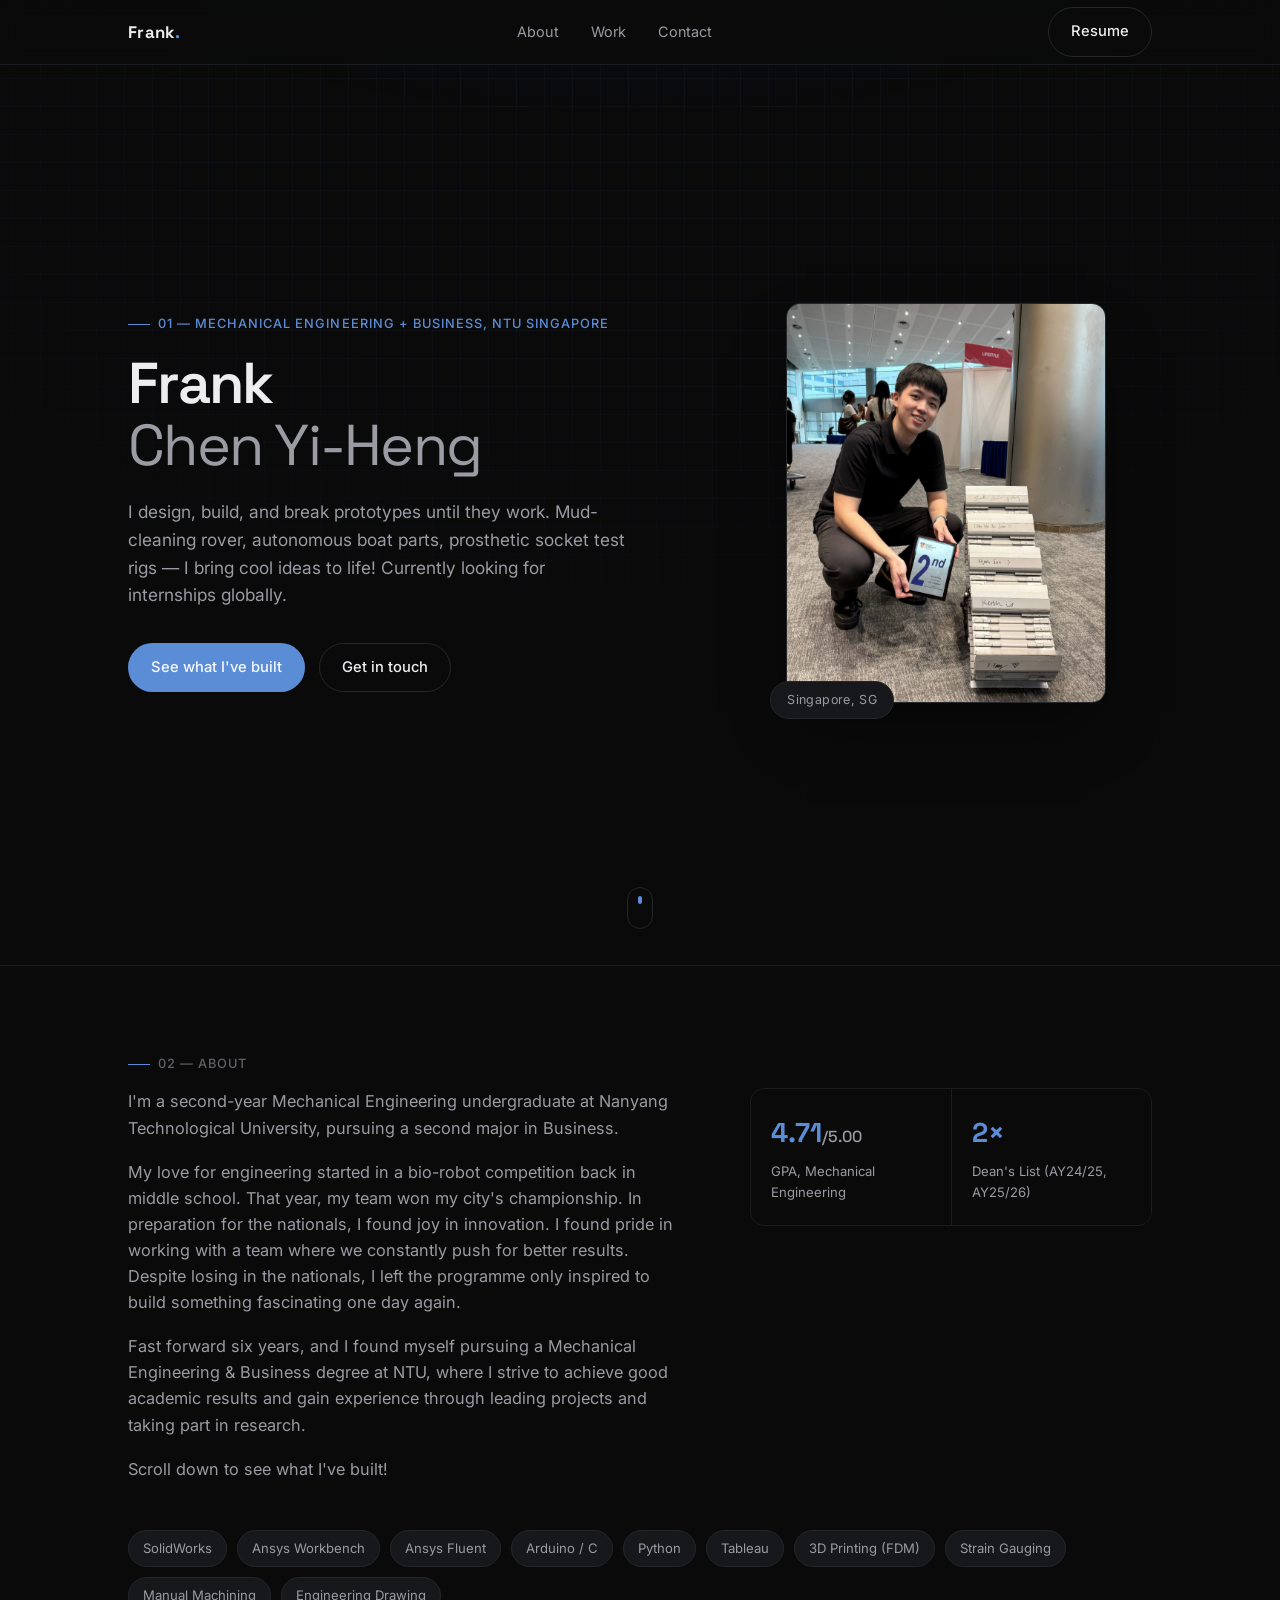
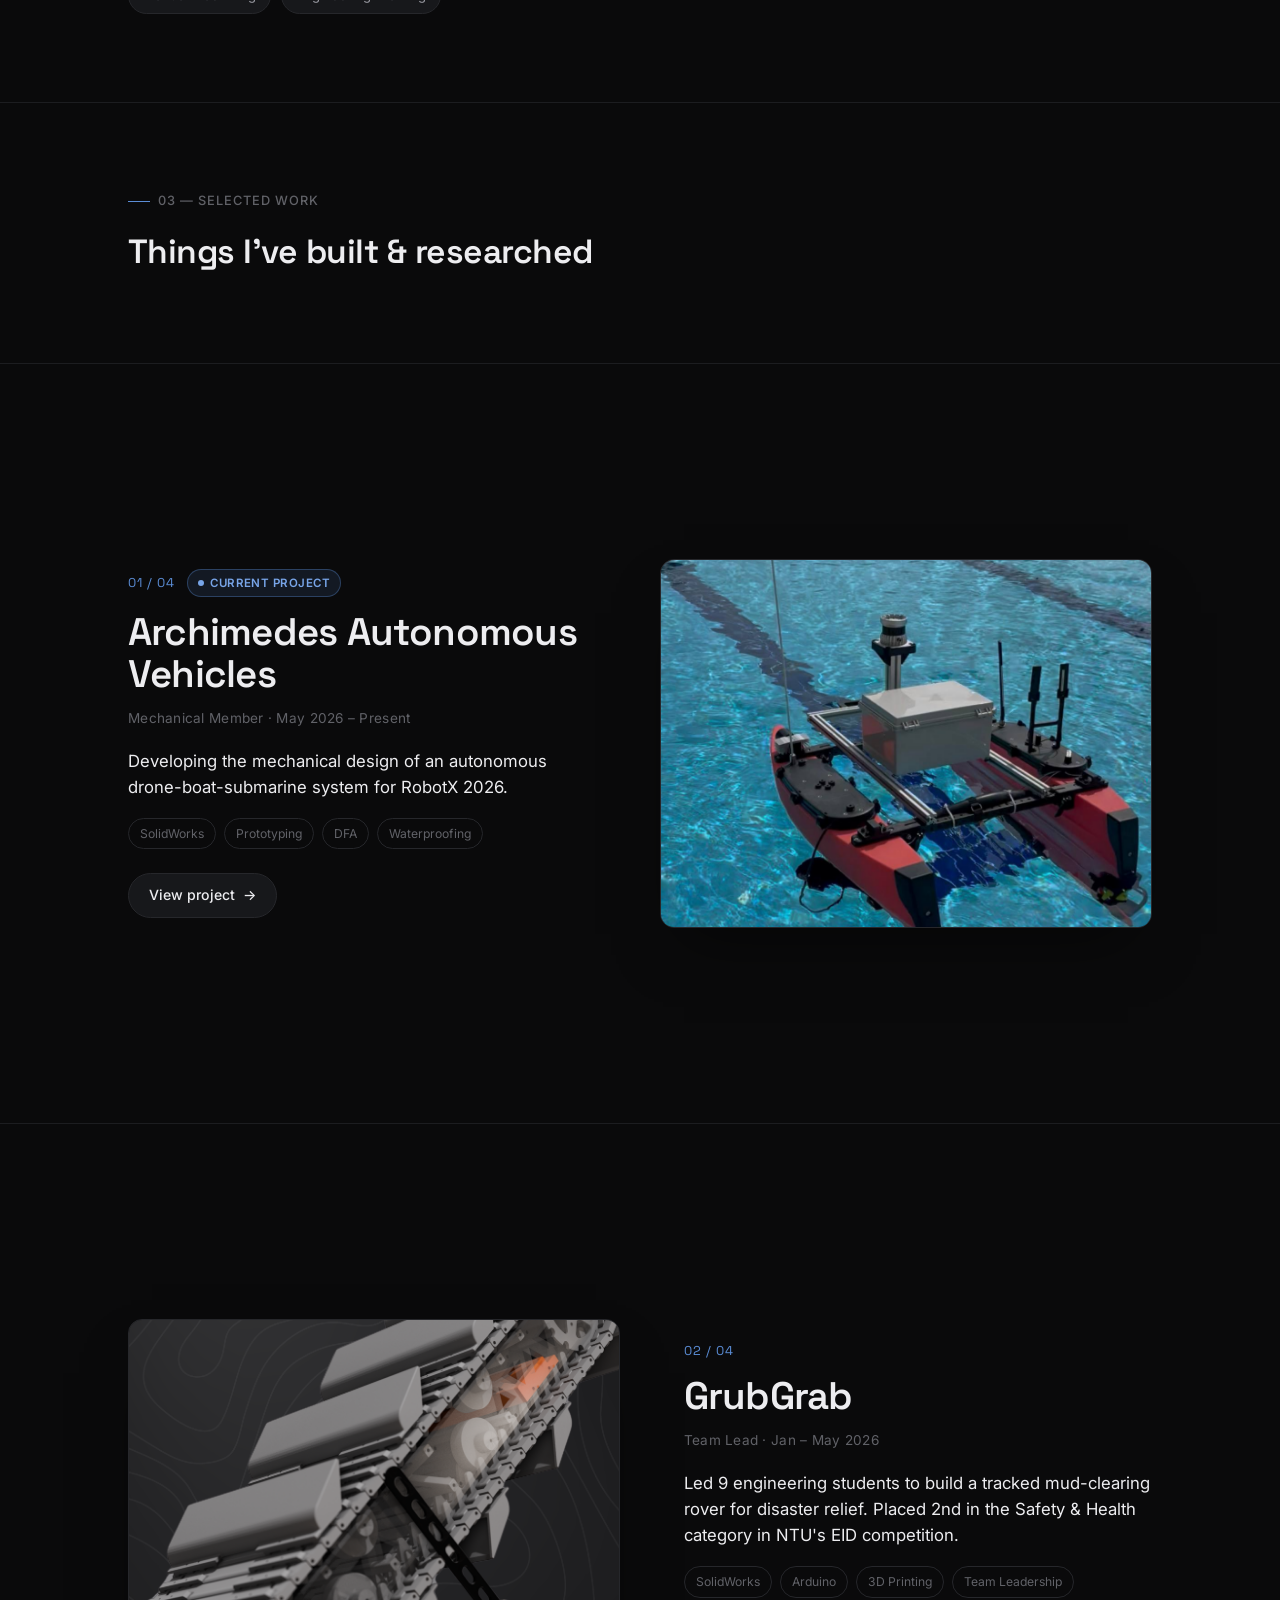
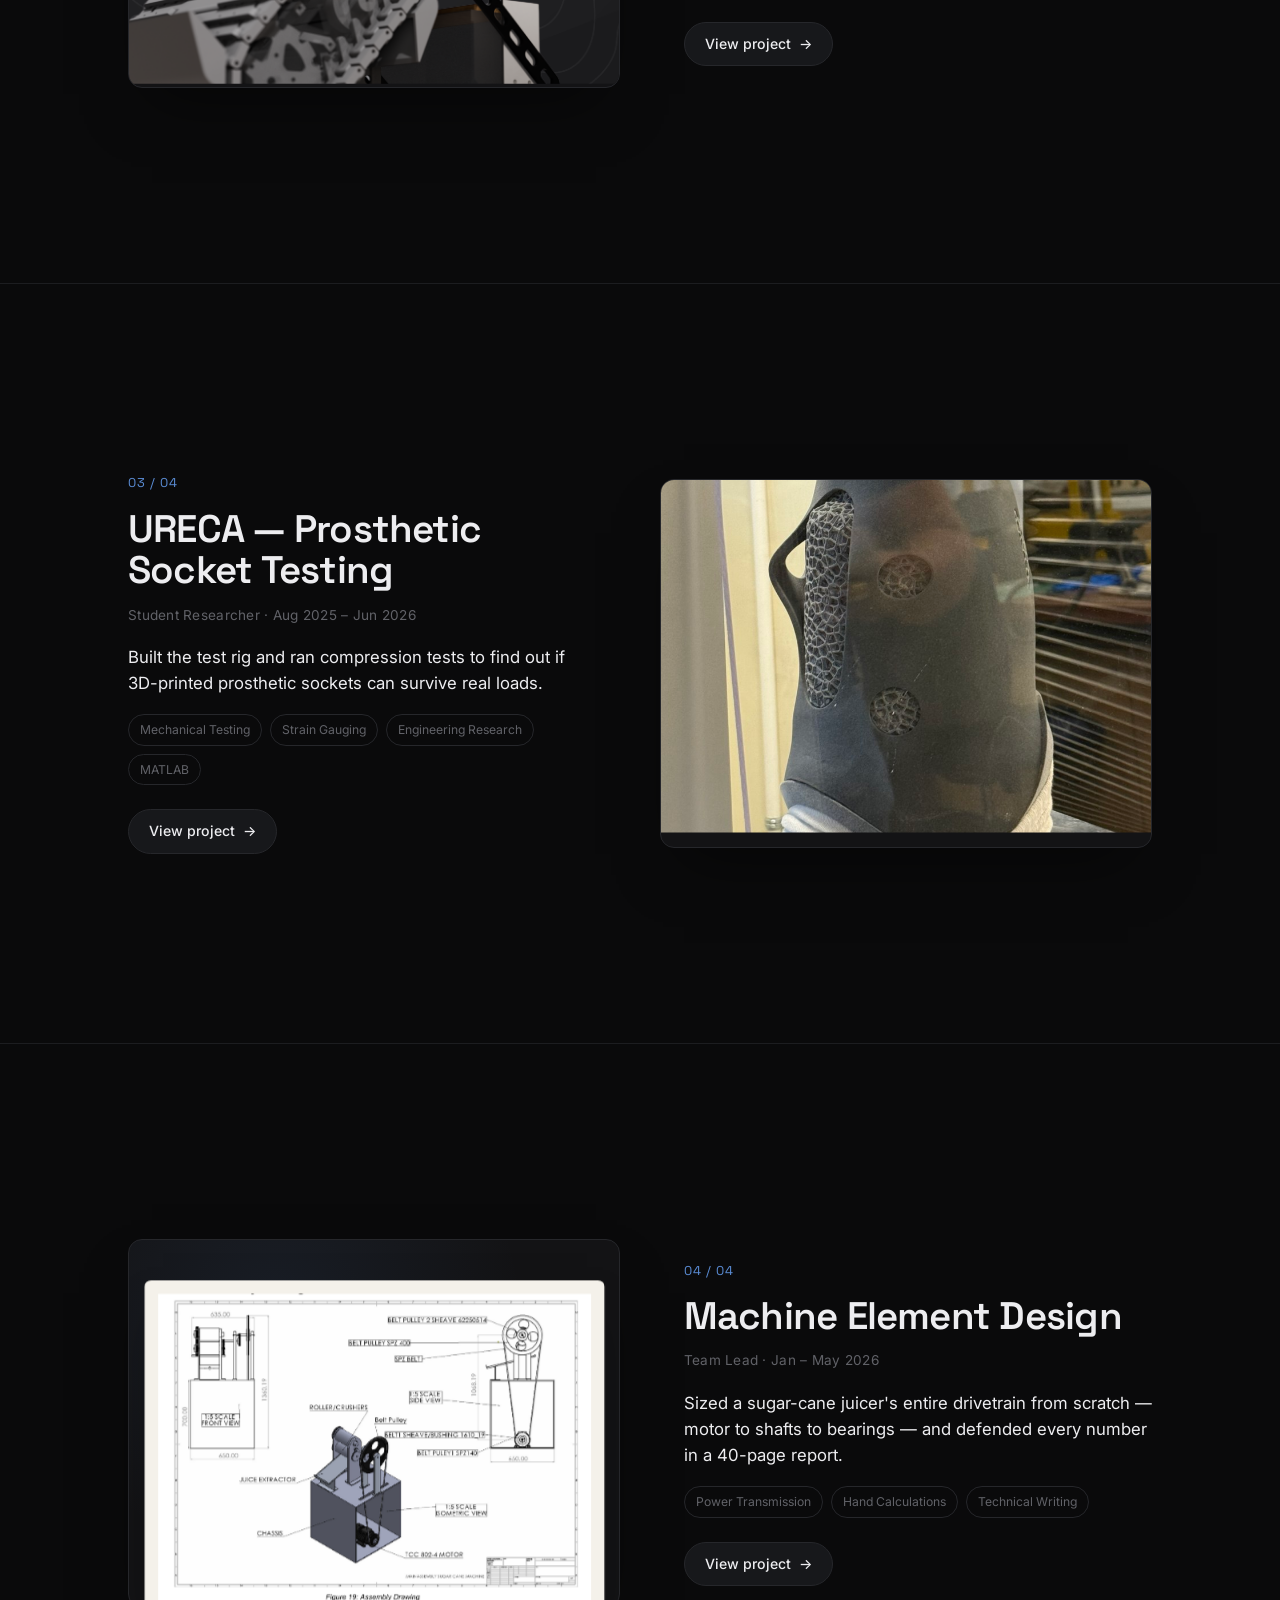
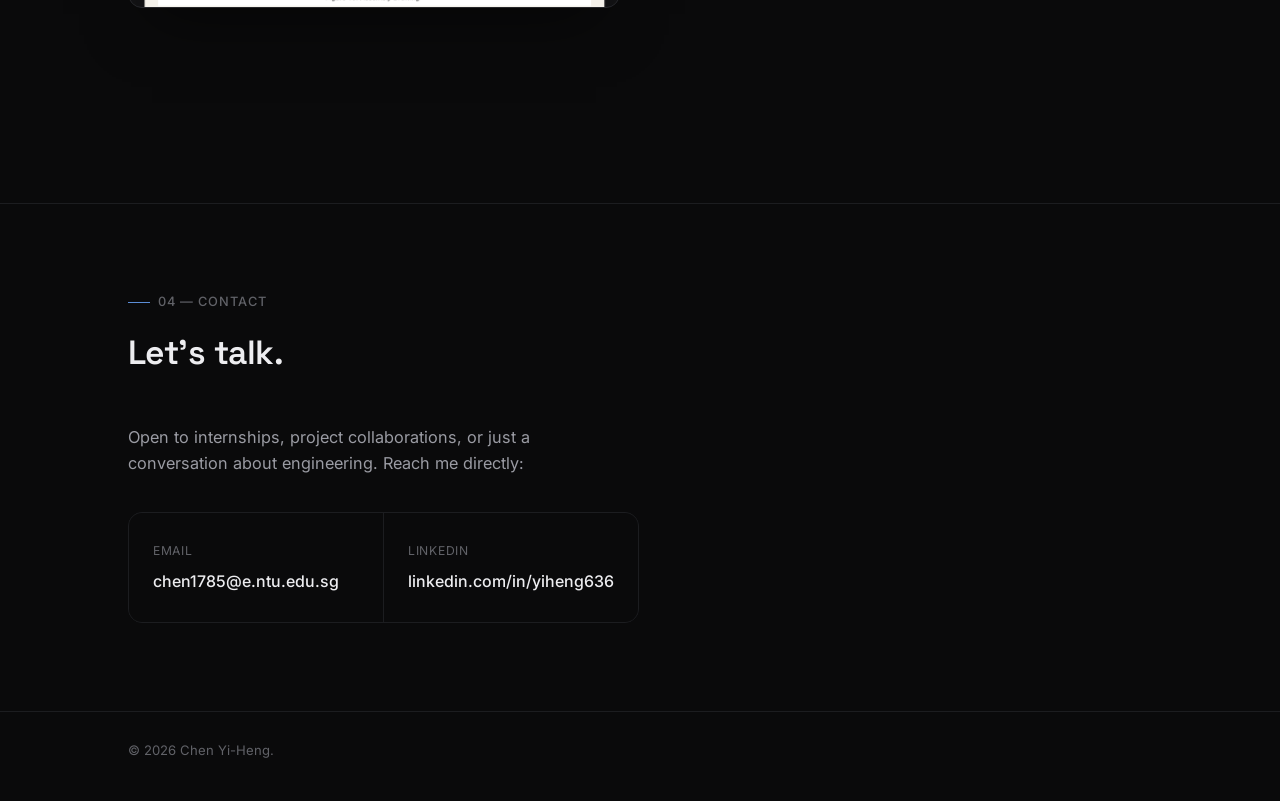
<file: index.html>
<!DOCTYPE html>
<html lang="en">
<head>
<meta charset="UTF-8">
<meta name="viewport" content="width=device-width, initial-scale=1.0">
<title>Chen Yi-Heng — Home</title>
<meta name="description" content="Portfolio of Chen Yi-Heng (Frank), Mechanical Engineering student at NTU Singapore.">
<link rel="icon" type="image/svg+xml" href="assets/img/favicon.svg">
<link rel="preconnect" href="https://fonts.googleapis.com">
<link rel="preconnect" href="https://fonts.gstatic.com" crossorigin>
<link href="https://fonts.googleapis.com/css2?family=Space+Grotesk:wght@400;500;600;700&family=Inter:wght@400;500;600&display=swap" rel="stylesheet">
<link rel="stylesheet" href="assets/css/style.css">
</head>
<body>

<div class="bg-layer">
  <div class="grain"></div>
  <div class="spotlight"></div>
</div>
<div class="custom-cursor" id="customCursor"></div>

<header class="site-header" id="top">
  <div class="wrap header-inner">
    <a class="logo" href="#top">Frank<span class="logo-dot">.</span></a>
    <nav class="nav">
      <a href="#about">About</a>
      <a href="#work">Work</a>
      <a href="#contact">Contact</a>
    </nav>
    <a class="btn btn-ghost nav-cta" href="assets/files/Chen-YiHeng-Resume.pdf" target="_blank" rel="noopener">Resume</a>
  </div>
</header>

<main>

  <!-- HERO -->
  <section class="hero wrap" id="hero">
    <div class="hero-text">
      <p class="eyebrow">01 — Mechanical Engineering + Business, NTU Singapore</p>
      <h1>Frank<br><span class="text-muted">Chen Yi-Heng</span></h1>
      <p class="hero-lede">
        I design, build, and break prototypes until they work. Mud-cleaning rover,
        autonomous boat parts, prosthetic socket test rigs — I bring cool ideas to
        life! Currently looking for internships globally.
      </p>
      <div class="hero-actions">
        <a href="#work" class="btn btn-primary">See what I've built</a>
        <a href="#contact" class="btn btn-ghost">Get in touch</a>
      </div>
    </div>
    <div class="hero-media" data-parallax data-parallax-strength="30">
      <div class="hero-frame">
        <img src="assets/img/hero-frank.jpg" alt="Frank with the GrubGrab robot, signed by the team, and the 2nd place plaque" loading="eager">
      </div>
      <div class="hero-tag">Singapore, SG</div>
    </div>
    <a href="#about" class="scroll-cue" aria-label="Scroll down">
      <span></span>
    </a>
  </section>

  <!-- ABOUT -->
  <section class="section" id="about">
    <div class="wrap">
      <p class="section-label">02 — About</p>
      <div class="about-grid">
        <div class="about-copy">
          <p>
            I'm a second-year Mechanical Engineering undergraduate at Nanyang Technological
            University, pursuing a second major in Business.
          </p>
          <p>
            My love for engineering started in a bio-robot competition back in middle school.
            That year, my team won my city's championship. In preparation for the nationals,
            I found joy in innovation. I found pride in working with a team where we
            constantly push for better results. Despite losing in the nationals, I left the
            programme only inspired to build something fascinating one day again.
          </p>
          <p>
            Fast forward six years, and I found myself pursuing a Mechanical Engineering
            &amp; Business degree at NTU, where I strive to achieve good academic results and
            gain experience through leading projects and taking part in research.
          </p>
          <p>Scroll down to see what I've built!</p>
        </div>

        <div class="about-facts">
          <div class="fact">
            <span class="fact-value">4.71<span class="fact-unit">/5.00</span></span>
            <span class="fact-label">GPA, Mechanical Engineering</span>
          </div>
          <div class="fact">
            <span class="fact-value">2×</span>
            <span class="fact-label">Dean's List (AY24/25, AY25/26)</span>
          </div>
        </div>
      </div>

      <div class="skills">
        <span class="skill-tag">SolidWorks</span>
        <span class="skill-tag">Ansys Workbench</span>
        <span class="skill-tag">Ansys Fluent</span>
        <span class="skill-tag">Arduino / C</span>
        <span class="skill-tag">Python</span>
        <span class="skill-tag">Tableau</span>
        <span class="skill-tag">3D Printing (FDM)</span>
        <span class="skill-tag">Strain Gauging</span>
        <span class="skill-tag">Manual Machining</span>
        <span class="skill-tag">Engineering Drawing</span>
      </div>
    </div>
  </section>

  <!-- WORK -->
  <div id="work">
    <div class="section work-intro">
      <div class="wrap">
        <p class="section-label">03 — Selected Work</p>
        <h2 class="section-title">Things I've built &amp; researched</h2>
      </div>
    </div>

    <div class="scenes">

      <!-- Archimedes AAV -->
      <section class="scene">
        <div class="scene-row scene-row-reverse wrap">
          <div class="scene-media">
            <img src="assets/img/aav-1-photo.jpg" alt="Archimedes autonomous surface vehicle floating in a test pool" loading="lazy" data-parallax data-parallax-strength="22">
          </div>
          <div class="scene-text">
            <div class="scene-index-row">
              <span class="scene-index">01 / 04</span>
              <span class="current-badge">Current Project</span>
            </div>
            <h3 class="scene-title">Archimedes Autonomous Vehicles</h3>
            <span class="project-meta">Mechanical Member · May 2026 – Present</span>
            <p class="scene-hook">
              Developing the mechanical design of an autonomous drone-boat-submarine
              system for RobotX 2026.
            </p>
            <div class="project-tags">
              <span>SolidWorks</span><span>Prototyping</span><span>DFA</span><span>Waterproofing</span>
            </div>
            <a class="scene-cta" href="work/archimedes-aav.html" aria-label="View the Archimedes Autonomous Vehicles project">View project <span class="arrow">→</span></a>
          </div>
        </div>
      </section>

      <!-- GrubGrab -->
      <section class="scene">
        <div class="scene-row wrap">
          <div class="scene-media">
            <img src="assets/img/eid-1-poster.png" alt="GrubGrab, a tracked mud-clearing robot" loading="lazy" data-parallax data-parallax-strength="22">
          </div>
          <div class="scene-text">
            <span class="scene-index">02 / 04</span>
            <h3 class="scene-title">GrubGrab</h3>
            <span class="project-meta">Team Lead · Jan – May 2026</span>
            <p class="scene-hook">
              Led 9 engineering students to build a tracked mud-clearing rover for disaster
              relief. Placed 2nd in the Safety &amp; Health category in NTU's EID competition.
            </p>
            <div class="project-tags">
              <span>SolidWorks</span><span>Arduino</span><span>3D Printing</span><span>Team Leadership</span>
            </div>
            <a class="scene-cta" href="work/grubgrab.html" aria-label="View the GrubGrab project">View project <span class="arrow">→</span></a>
          </div>
        </div>
      </section>

      <!-- URECA -->
      <section class="scene">
        <div class="scene-row scene-row-reverse wrap">
          <div class="scene-media">
            <img src="assets/img/ureca-2-photo.jpg" alt="3D-printed prosthetic socket mounted in the test fixture" loading="lazy" data-parallax data-parallax-strength="22">
          </div>
          <div class="scene-text">
            <span class="scene-index">03 / 04</span>
            <h3 class="scene-title">URECA — Prosthetic Socket Testing</h3>
            <span class="project-meta">Student Researcher · Aug 2025 – Jun 2026</span>
            <p class="scene-hook">
              Built the test rig and ran compression tests to find out if 3D-printed
              prosthetic sockets can survive real loads.
            </p>
            <div class="project-tags">
              <span>Mechanical Testing</span><span>Strain Gauging</span><span>Engineering Research</span><span>MATLAB</span>
            </div>
            <a class="scene-cta" href="work/ureca.html" aria-label="View the URECA project">View project <span class="arrow">→</span></a>
          </div>
        </div>
      </section>

      <!-- Machine Element Design -->
      <section class="scene">
        <div class="scene-row wrap">
          <div class="scene-media is-diagram">
            <img src="assets/img/med-1-assembly.png" alt="Assembly drawing of the sugar cane juice extraction machine" loading="lazy" data-parallax data-parallax-strength="22">
          </div>
          <div class="scene-text">
            <span class="scene-index">04 / 04</span>
            <h3 class="scene-title">Machine Element Design</h3>
            <span class="project-meta">Team Lead · Jan – May 2026</span>
            <p class="scene-hook">
              Sized a sugar-cane juicer's entire drivetrain from scratch — motor to shafts
              to bearings — and defended every number in a 40-page report.
            </p>
            <div class="project-tags">
              <span>Power Transmission</span><span>Hand Calculations</span><span>Technical Writing</span>
            </div>
            <a class="scene-cta" href="work/machine-element-design.html" aria-label="View the Machine Element Design project">View project <span class="arrow">→</span></a>
          </div>
        </div>
      </section>

    </div>
  </div>

  <!-- CONTACT -->
  <section class="scene scene-contact" id="contact">
    <div class="scene-content wrap">
      <p class="section-label">04 — Contact</p>
      <h2 class="section-title">Let's talk.</h2>
      <p class="contact-lede">
        Open to internships, project collaborations, or just a conversation about
        engineering. Reach me directly:
      </p>
      <div class="contact-links">
        <a class="contact-link" href="mailto:chen1785@e.ntu.edu.sg">
          <span class="contact-label">Email</span>
          <span class="contact-value">chen1785@e.ntu.edu.sg</span>
        </a>
        <a class="contact-link" href="https://www.linkedin.com/in/yiheng636/" target="_blank" rel="noopener">
          <span class="contact-label">LinkedIn</span>
          <span class="contact-value">linkedin.com/in/yiheng636</span>
        </a>
      </div>
    </div>
  </section>

</main>

<footer class="site-footer">
  <div class="wrap footer-inner">
    <p>&copy; 2026 Chen Yi-Heng.</p>
  </div>
</footer>

<script src="assets/js/main.js"></script>
</body>
</html>
</file>
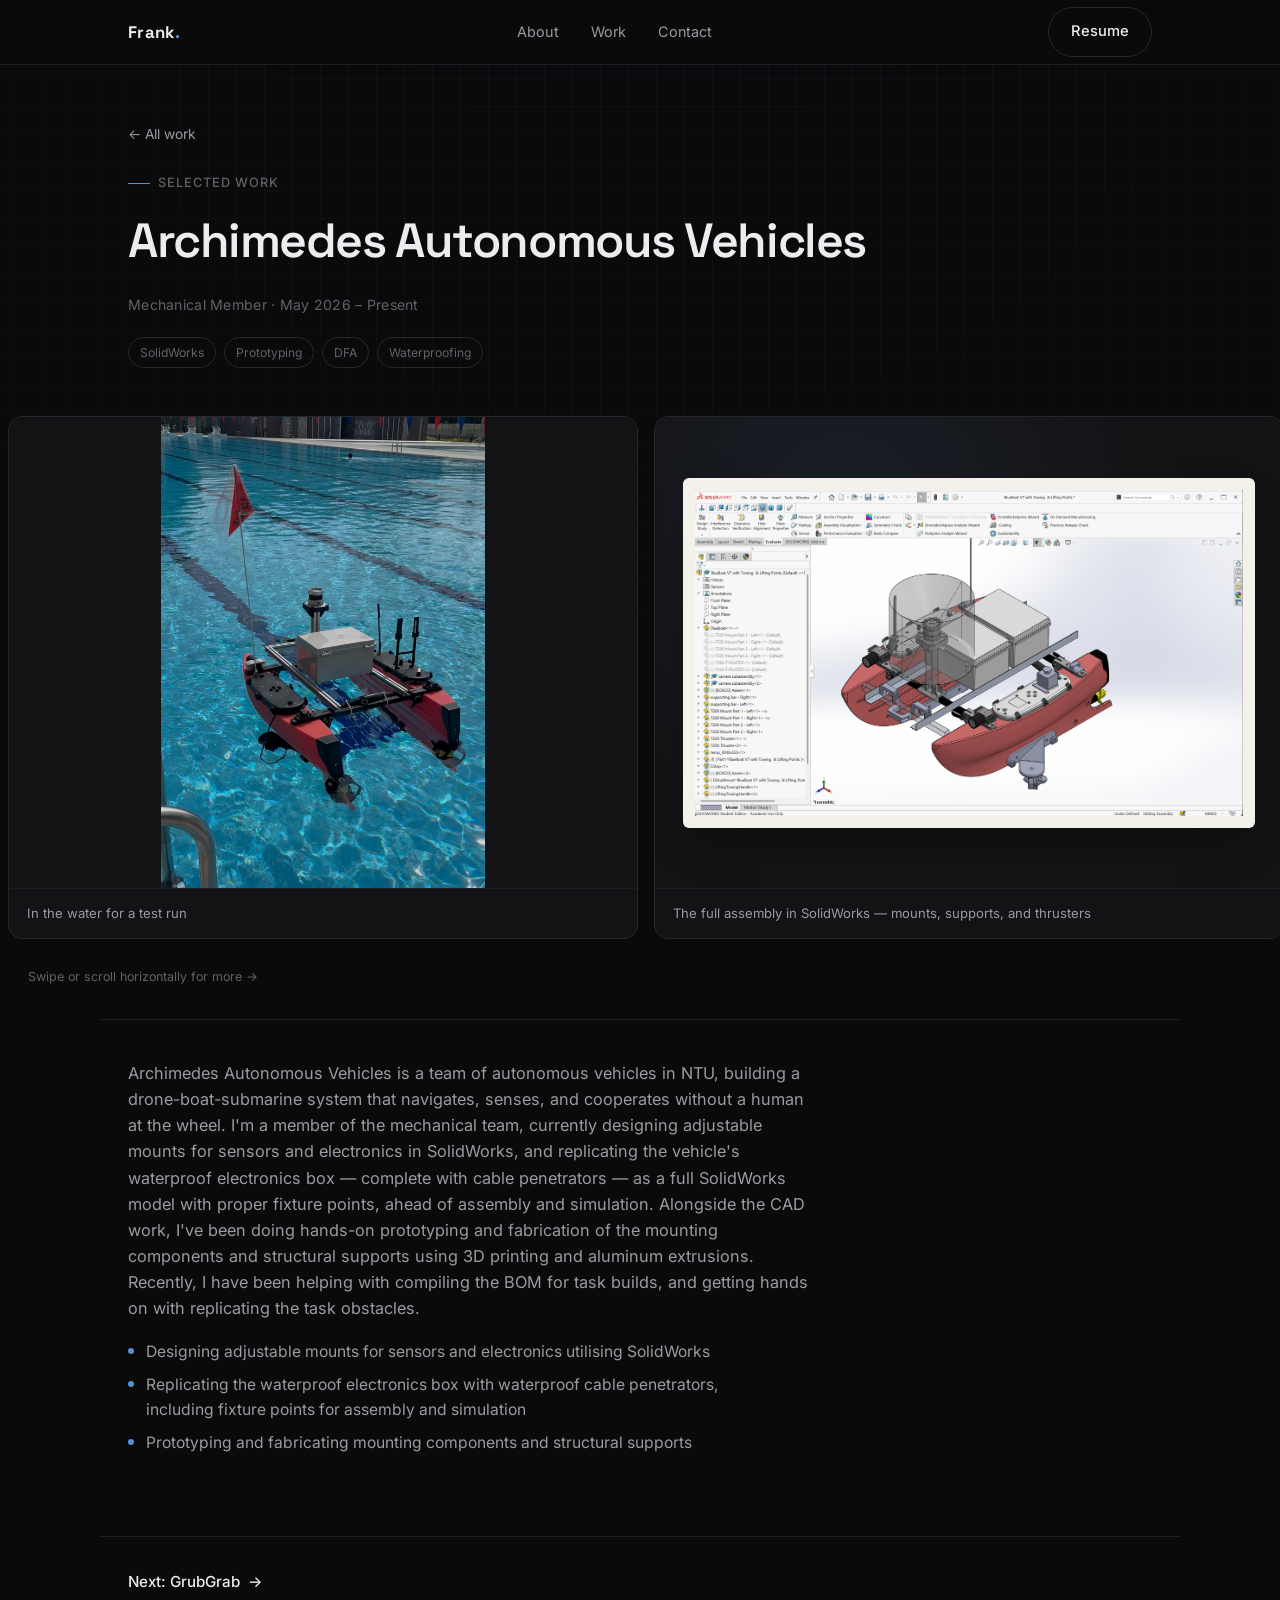
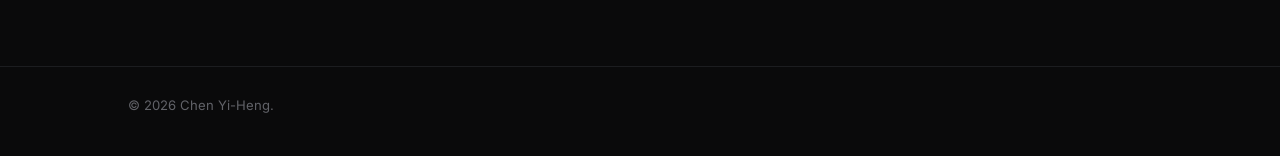
<file: work/archimedes-aav.html>
<!DOCTYPE html>
<html lang="en">
<head>
<meta charset="UTF-8">
<meta name="viewport" content="width=device-width, initial-scale=1.0">
<title>Chen Yi-Heng — AAV</title>
<meta name="description" content="Archimedes Autonomous Vehicles: mechanical design for an autonomous surface vehicle at NTU.">
<link rel="icon" type="image/svg+xml" href="../assets/img/favicon.svg">
<link rel="preconnect" href="https://fonts.googleapis.com">
<link rel="preconnect" href="https://fonts.gstatic.com" crossorigin>
<link href="https://fonts.googleapis.com/css2?family=Space+Grotesk:wght@400;500;600;700&family=Inter:wght@400;500;600&display=swap" rel="stylesheet">
<link rel="stylesheet" href="../assets/css/style.css">
</head>
<body>

<div class="bg-layer">
  <div class="grain"></div>
  <div class="spotlight"></div>
</div>
<div class="custom-cursor" id="customCursor"></div>

<header class="site-header">
  <div class="wrap header-inner">
    <a class="logo" href="../index.html">Frank<span class="logo-dot">.</span></a>
    <nav class="nav">
      <a href="../index.html#about">About</a>
      <a href="../index.html#work">Work</a>
      <a href="../index.html#contact">Contact</a>
    </nav>
    <a class="btn btn-ghost nav-cta" href="../assets/files/Chen-YiHeng-Resume.pdf" target="_blank" rel="noopener">Resume</a>
  </div>
</header>

<main>

  <section class="detail-hero wrap">
    <a class="back-link" href="../index.html#work">← All work</a>
    <p class="section-label">Selected Work</p>
    <h1>Archimedes Autonomous Vehicles</h1>
    <span class="project-meta">Mechanical Member · May 2026 – Present</span>
    <div class="project-tags">
      <span>SolidWorks</span><span>Prototyping</span><span>DFA</span><span>Waterproofing</span>
    </div>
  </section>

  <section class="gallery-section">
    <div class="gallery">
      <figure class="gallery-item is-portrait">
        <div class="gallery-media"><img src="../assets/img/aav-1-photo.jpg" alt="Archimedes autonomous surface vehicle floating in a test pool" loading="lazy"></div>
        <figcaption class="gallery-caption">In the water for a test run</figcaption>
      </figure>
      <figure class="gallery-item is-diagram">
        <div class="gallery-media"><img src="../assets/img/aav-2-solidworks.png" alt="SolidWorks assembly of the Archimedes vehicle with the feature tree showing designed mounts and supports" loading="lazy"></div>
        <figcaption class="gallery-caption">The full assembly in SolidWorks — mounts, supports, and thrusters</figcaption>
      </figure>
    </div>
  </section>
  <p class="gallery-hint">Swipe or scroll horizontally for more →</p>

  <section class="detail-body wrap">
    <p>
      Archimedes Autonomous Vehicles is a team of autonomous vehicles in NTU, building a
      drone-boat-submarine system that navigates, senses, and cooperates without a human
      at the wheel. I'm a member of the mechanical team, currently designing adjustable
      mounts for sensors and electronics in SolidWorks, and replicating the vehicle's
      waterproof electronics box — complete with cable penetrators — as a full SolidWorks
      model with proper fixture points, ahead of assembly and simulation. Alongside the
      CAD work, I've been doing hands-on prototyping and fabrication of the mounting
      components and structural supports using 3D printing and aluminum extrusions.
      Recently, I have been helping with compiling the BOM for task builds, and getting
      hands on with replicating the task obstacles.
    </p>
    <ul class="project-points">
      <li>Designing adjustable mounts for sensors and electronics utilising SolidWorks</li>
      <li>Replicating the waterproof electronics box with waterproof cable penetrators, including fixture points for assembly and simulation</li>
      <li>Prototyping and fabricating mounting components and structural supports</li>
    </ul>
  </section>

  <nav class="detail-nav wrap">
    <a href="grubgrab.html">Next: GrubGrab <span class="arrow">→</span></a>
  </nav>

</main>

<footer class="site-footer">
  <div class="wrap footer-inner">
    <p>&copy; 2026 Chen Yi-Heng.</p>
  </div>
</footer>

<script src="../assets/js/main.js"></script>
</body>
</html>
</file>
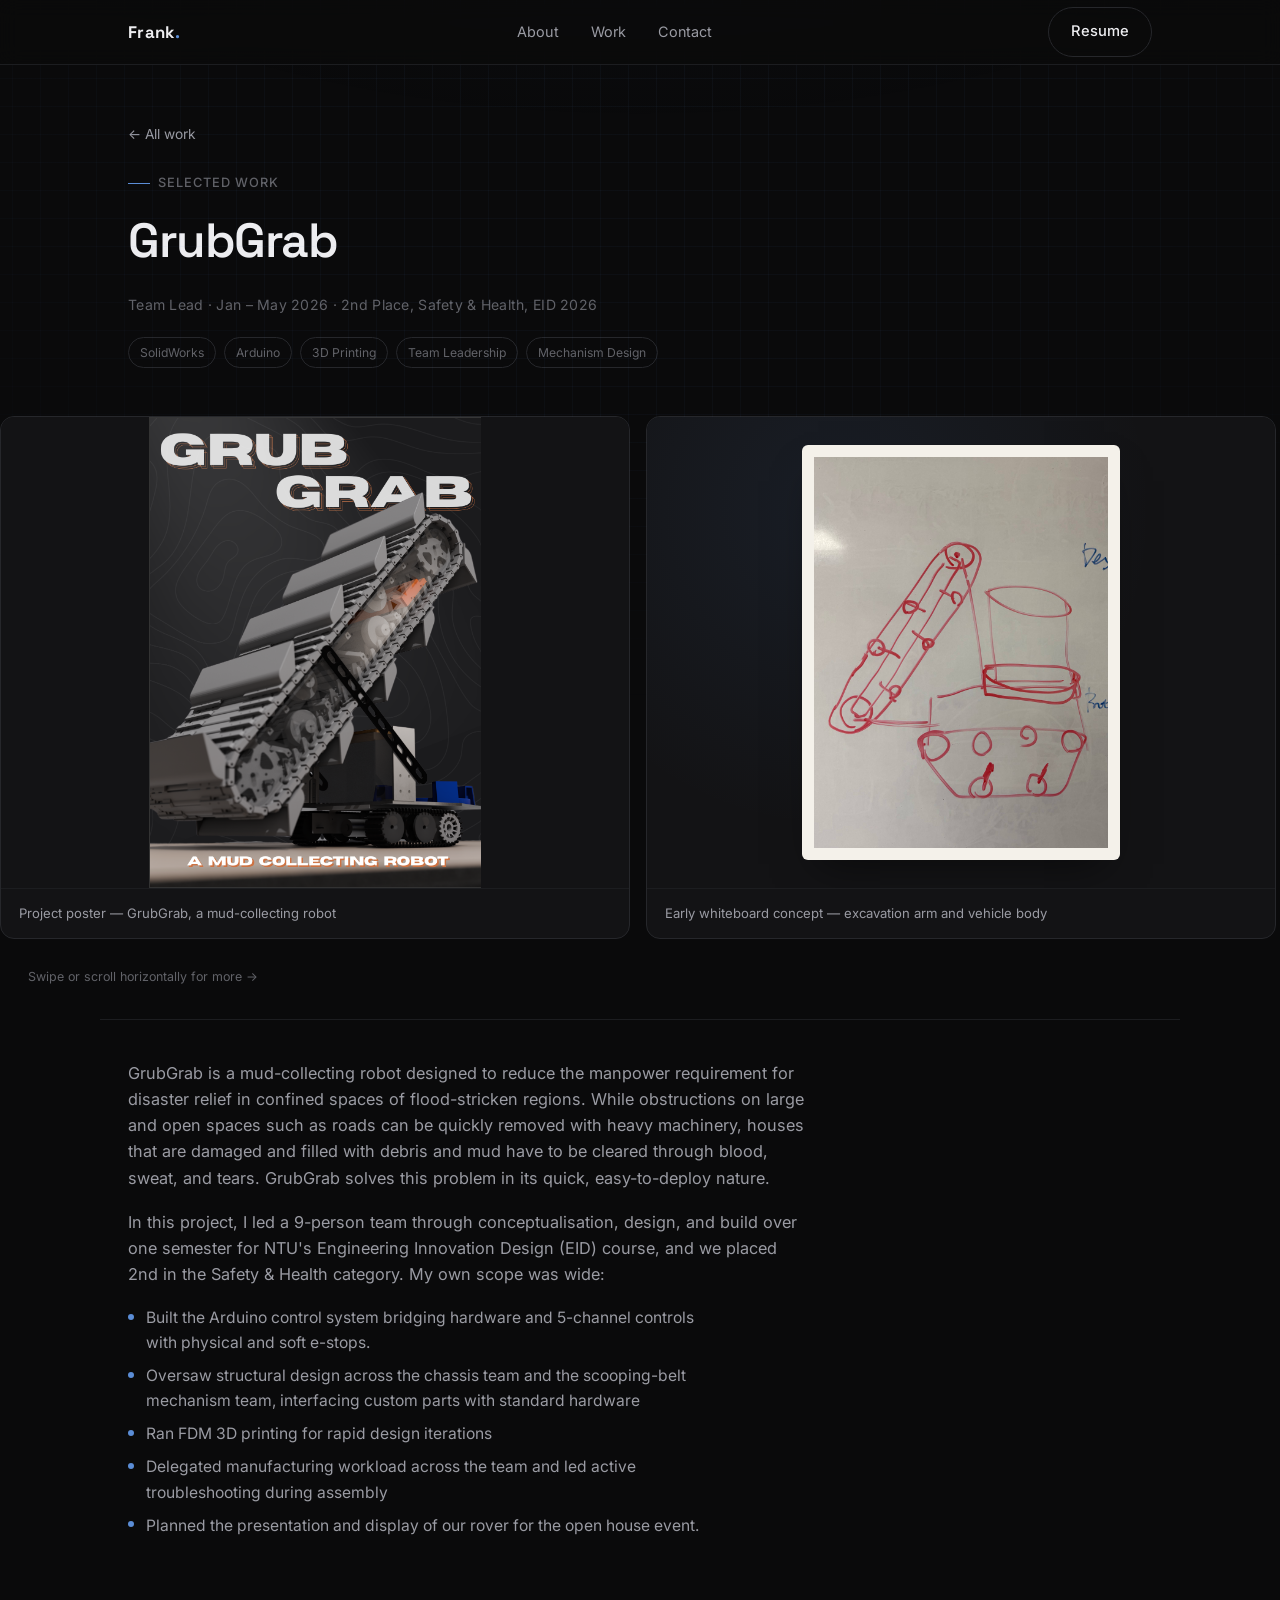
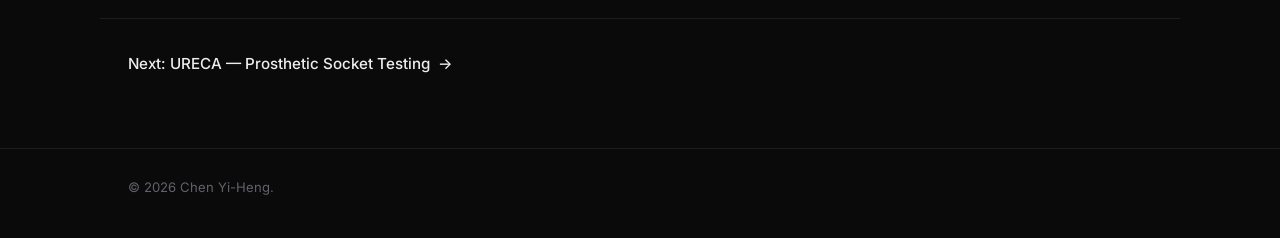
<file: work/grubgrab.html>
<!DOCTYPE html>
<html lang="en">
<head>
<meta charset="UTF-8">
<meta name="viewport" content="width=device-width, initial-scale=1.0">
<title>Chen Yi-Heng — GrubGrab</title>
<meta name="description" content="GrubGrab: a tracked, belt-conveyor mud-clearing robot for disaster relief. 2nd place, Safety & Health, EID 2026.">
<link rel="icon" type="image/svg+xml" href="../assets/img/favicon.svg">
<link rel="preconnect" href="https://fonts.googleapis.com">
<link rel="preconnect" href="https://fonts.gstatic.com" crossorigin>
<link href="https://fonts.googleapis.com/css2?family=Space+Grotesk:wght@400;500;600;700&family=Inter:wght@400;500;600&display=swap" rel="stylesheet">
<link rel="stylesheet" href="../assets/css/style.css">
</head>
<body>

<div class="bg-layer">
  <div class="grain"></div>
  <div class="spotlight"></div>
</div>
<div class="custom-cursor" id="customCursor"></div>

<header class="site-header">
  <div class="wrap header-inner">
    <a class="logo" href="../index.html">Frank<span class="logo-dot">.</span></a>
    <nav class="nav">
      <a href="../index.html#about">About</a>
      <a href="../index.html#work">Work</a>
      <a href="../index.html#contact">Contact</a>
    </nav>
    <a class="btn btn-ghost nav-cta" href="../assets/files/Chen-YiHeng-Resume.pdf" target="_blank" rel="noopener">Resume</a>
  </div>
</header>

<main>

  <section class="detail-hero wrap">
    <a class="back-link" href="../index.html#work">← All work</a>
    <p class="section-label">Selected Work</p>
    <h1>GrubGrab</h1>
    <span class="project-meta">Team Lead · Jan – May 2026 · 2nd Place, Safety &amp; Health, EID 2026</span>
    <div class="project-tags">
      <span>SolidWorks</span><span>Arduino</span><span>3D Printing</span><span>Team Leadership</span><span>Mechanism Design</span>
    </div>
  </section>

  <section class="gallery-section">
    <div class="gallery">
      <figure class="gallery-item is-portrait">
        <div class="gallery-media"><img src="../assets/img/eid-1-poster.png" alt="GrubGrab project poster: a mud collecting robot" loading="lazy"></div>
        <figcaption class="gallery-caption">Project poster — GrubGrab, a mud-collecting robot</figcaption>
      </figure>
      <figure class="gallery-item is-diagram">
        <div class="gallery-media"><img src="../assets/img/eid-2-sketch.jpg" alt="Early whiteboard concept sketch of the GrubGrab excavation mechanism and vehicle body" loading="lazy"></div>
        <figcaption class="gallery-caption">Early whiteboard concept — excavation arm and vehicle body</figcaption>
      </figure>
      <figure class="gallery-item is-diagram">
        <div class="gallery-media"><img src="../assets/img/eid-3-solidworks.png" alt="SolidWorks assembly tree and isometric view of the final GrubGrab assembly" loading="lazy"></div>
        <figcaption class="gallery-caption">Final assembly in SolidWorks — vehicle body, belt assembly, support bars</figcaption>
      </figure>
      <figure class="gallery-item">
        <div class="gallery-media"><img src="../assets/img/eid-4-photo.jpg" alt="The finished GrubGrab prototype on the competition table" loading="lazy"></div>
        <figcaption class="gallery-caption">The finished prototype on the competition table</figcaption>
      </figure>
      <figure class="gallery-item">
        <div class="gallery-media"><img src="../assets/img/eid-5-team.jpg" alt="Team GrubGrab celebrating their 2nd place finish at the EID Open House and Competition" loading="lazy"></div>
        <figcaption class="gallery-caption">Team GrubGrab celebrating 2nd place at the EID competition</figcaption>
      </figure>
      <figure class="gallery-item is-diagram">
        <div class="gallery-media"><img src="../assets/img/eid-6-specsheet.png" alt="GrubGrab spec sheet: excavation mechanism, control unit, and safety features" loading="lazy"></div>
        <figcaption class="gallery-caption">Spec sheet — mechanism, controls, and safety features</figcaption>
      </figure>
      <figure class="gallery-item is-video">
        <div class="gallery-media"><video src="../assets/video/eid-7-clip.mov" controls playsinline preload="metadata"></video></div>
        <figcaption class="gallery-caption">GrubGrab in action</figcaption>
      </figure>
    </div>
  </section>
  <p class="gallery-hint">Swipe or scroll horizontally for more →</p>

  <section class="detail-body wrap">
    <p>
      GrubGrab is a mud-collecting robot designed to reduce the manpower requirement for
      disaster relief in confined spaces of flood-stricken regions. While obstructions on
      large and open spaces such as roads can be quickly removed with heavy machinery,
      houses that are damaged and filled with debris and mud have to be cleared through
      blood, sweat, and tears. GrubGrab solves this problem in its quick, easy-to-deploy
      nature.
    </p>
    <p>
      In this project, I led a 9-person team through conceptualisation, design, and build
      over one semester for NTU's Engineering Innovation Design (EID) course, and we
      placed 2nd in the Safety &amp; Health category. My own scope was wide:
    </p>
    <ul class="project-points">
      <li>Built the Arduino control system bridging hardware and 5-channel controls with physical and soft e-stops.</li>
      <li>Oversaw structural design across the chassis team and the scooping-belt mechanism team, interfacing custom parts with standard hardware</li>
      <li>Ran FDM 3D printing for rapid design iterations</li>
      <li>Delegated manufacturing workload across the team and led active troubleshooting during assembly</li>
      <li>Planned the presentation and display of our rover for the open house event.</li>
    </ul>
  </section>

  <nav class="detail-nav wrap">
    <a href="ureca.html">Next: URECA — Prosthetic Socket Testing <span class="arrow">→</span></a>
  </nav>

</main>

<footer class="site-footer">
  <div class="wrap footer-inner">
    <p>&copy; 2026 Chen Yi-Heng.</p>
  </div>
</footer>

<script src="../assets/js/main.js"></script>
</body>
</html>
</file>
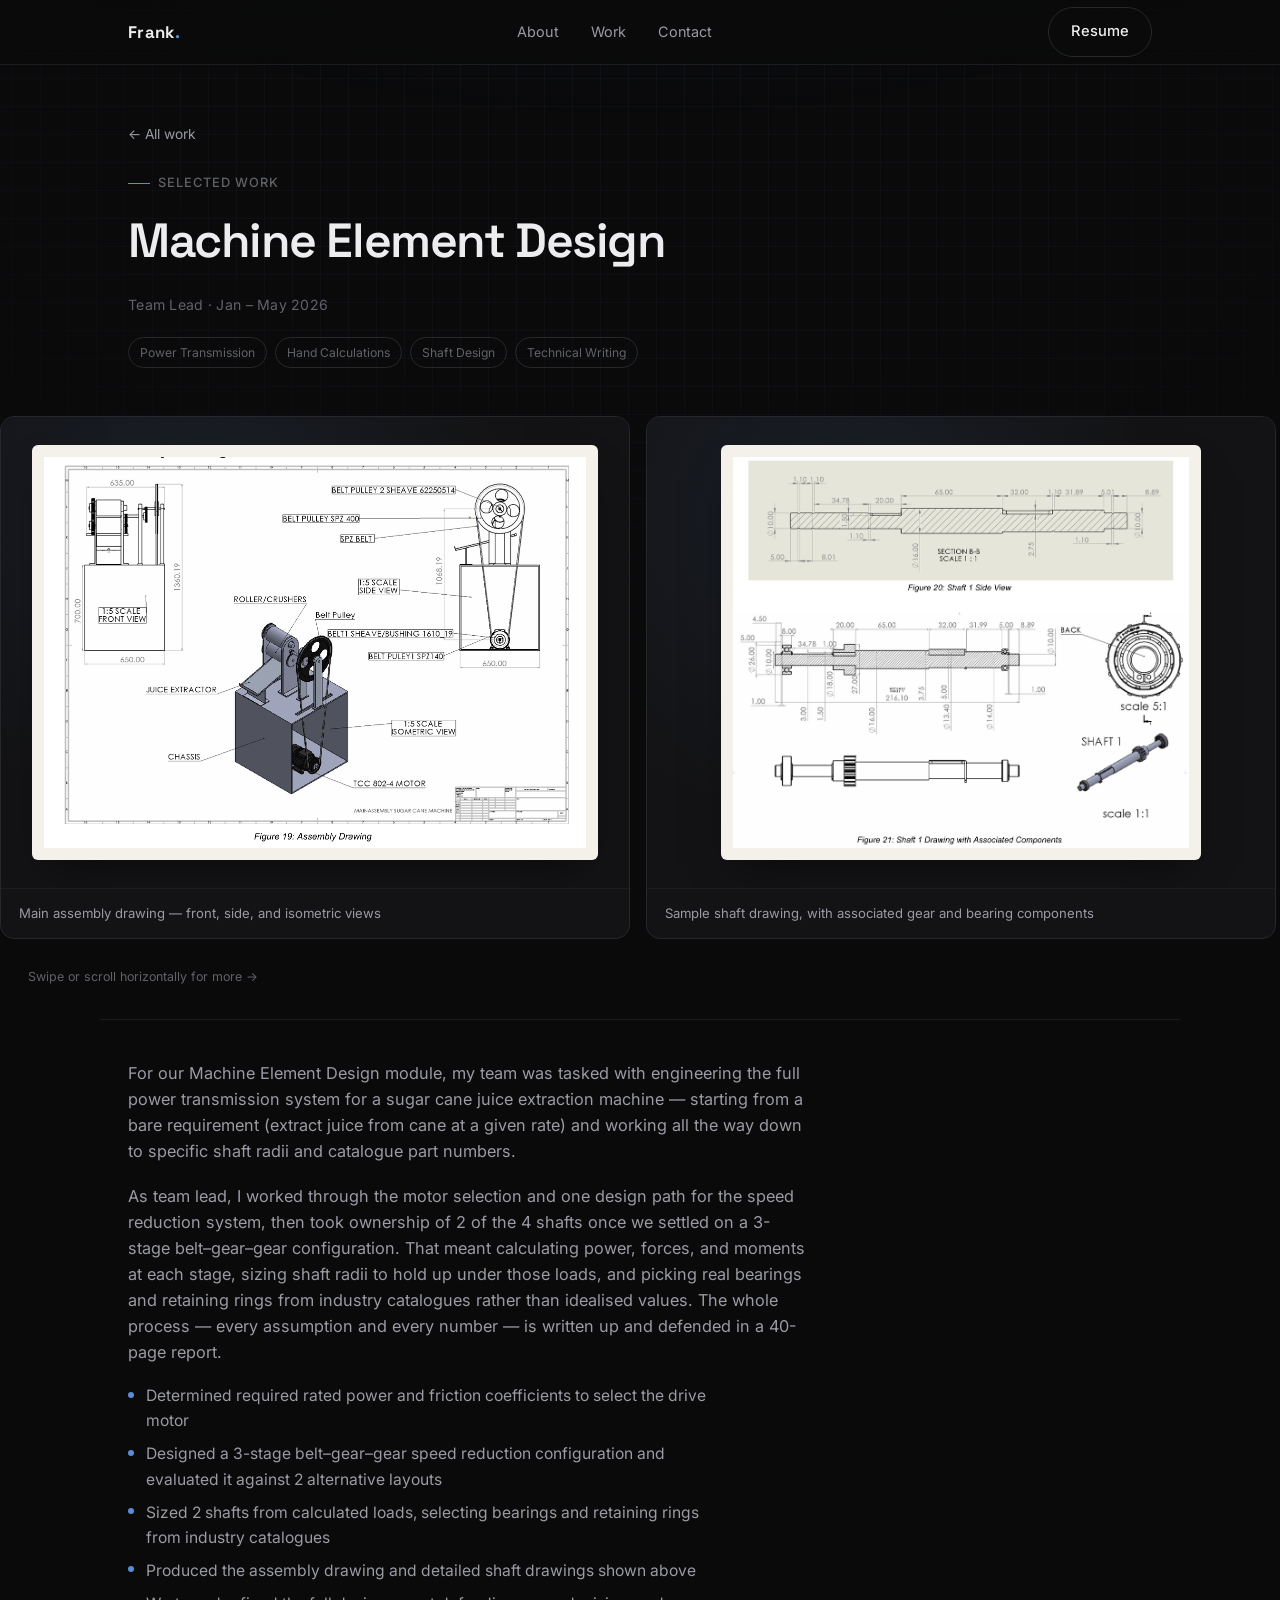
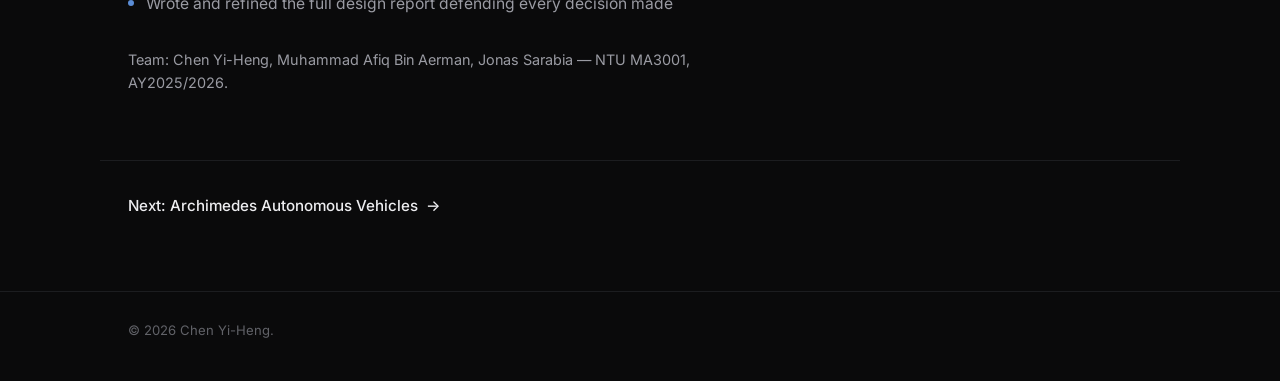
<file: work/machine-element-design.html>
<!DOCTYPE html>
<html lang="en">
<head>
<meta charset="UTF-8">
<meta name="viewport" content="width=device-width, initial-scale=1.0">
<title>Chen Yi-Heng — MED</title>
<meta name="description" content="Machine Element Design: sizing a 3-stage speed reduction transmission for a sugar cane juice extraction machine.">
<link rel="icon" type="image/svg+xml" href="../assets/img/favicon.svg">
<link rel="preconnect" href="https://fonts.googleapis.com">
<link rel="preconnect" href="https://fonts.gstatic.com" crossorigin>
<link href="https://fonts.googleapis.com/css2?family=Space+Grotesk:wght@400;500;600;700&family=Inter:wght@400;500;600&display=swap" rel="stylesheet">
<link rel="stylesheet" href="../assets/css/style.css">
</head>
<body>

<div class="bg-layer">
  <div class="grain"></div>
  <div class="spotlight"></div>
</div>
<div class="custom-cursor" id="customCursor"></div>

<header class="site-header">
  <div class="wrap header-inner">
    <a class="logo" href="../index.html">Frank<span class="logo-dot">.</span></a>
    <nav class="nav">
      <a href="../index.html#about">About</a>
      <a href="../index.html#work">Work</a>
      <a href="../index.html#contact">Contact</a>
    </nav>
    <a class="btn btn-ghost nav-cta" href="../assets/files/Chen-YiHeng-Resume.pdf" target="_blank" rel="noopener">Resume</a>
  </div>
</header>

<main>

  <section class="detail-hero wrap">
    <a class="back-link" href="../index.html#work">← All work</a>
    <p class="section-label">Selected Work</p>
    <h1>Machine Element Design</h1>
    <span class="project-meta">Team Lead · Jan – May 2026</span>
    <div class="project-tags">
      <span>Power Transmission</span><span>Hand Calculations</span><span>Shaft Design</span><span>Technical Writing</span>
    </div>
  </section>

  <section class="gallery-section">
    <div class="gallery">
      <figure class="gallery-item is-diagram">
        <div class="gallery-media"><img src="../assets/img/med-1-assembly.png" alt="Assembly drawing of the sugar cane juice extraction machine, front, side, and isometric views" loading="lazy"></div>
        <figcaption class="gallery-caption">Main assembly drawing — front, side, and isometric views</figcaption>
      </figure>
      <figure class="gallery-item is-diagram">
        <div class="gallery-media"><img src="../assets/img/med-2-shaft.png" alt="Sample detailed shaft drawing with associated gear and bearing components" loading="lazy"></div>
        <figcaption class="gallery-caption">Sample shaft drawing, with associated gear and bearing components</figcaption>
      </figure>
      <figure class="gallery-item is-diagram">
        <div class="gallery-media"><img src="../assets/img/med-3-bom.png" alt="Bill of materials for the sugar cane juice extraction machine" loading="lazy"></div>
        <figcaption class="gallery-caption">Bill of materials — every part, from catalogue selections to fasteners</figcaption>
      </figure>
    </div>
  </section>
  <p class="gallery-hint">Swipe or scroll horizontally for more →</p>

  <section class="detail-body wrap">
    <p>
      For our Machine Element Design module, my team was tasked with engineering the full
      power transmission system for a sugar cane juice extraction machine — starting from
      a bare requirement (extract juice from cane at a given rate) and working all the way
      down to specific shaft radii and catalogue part numbers.
    </p>
    <p>
      As team lead, I worked through the motor selection and one design path for the
      speed reduction system, then took ownership of 2 of the 4 shafts once we settled on
      a 3-stage belt–gear–gear configuration. That meant calculating power, forces, and
      moments at each stage, sizing shaft radii to hold up under those loads, and picking
      real bearings and retaining rings from industry catalogues rather than idealised
      values. The whole process — every assumption and every number — is written up and
      defended in a 40-page report.
    </p>
    <ul class="project-points">
      <li>Determined required rated power and friction coefficients to select the drive motor</li>
      <li>Designed a 3-stage belt–gear–gear speed reduction configuration and evaluated it against 2 alternative layouts</li>
      <li>Sized 2 shafts from calculated loads, selecting bearings and retaining rings from industry catalogues</li>
      <li>Produced the assembly drawing and detailed shaft drawings shown above</li>
      <li>Wrote and refined the full design report defending every decision made</li>
    </ul>
    <p class="text-muted" style="font-size:0.9rem;">
      Team: Chen Yi-Heng, Muhammad Afiq Bin Aerman, Jonas Sarabia — NTU MA3001, AY2025/2026.
    </p>
  </section>

  <nav class="detail-nav wrap">
    <a href="archimedes-aav.html">Next: Archimedes Autonomous Vehicles <span class="arrow">→</span></a>
  </nav>

</main>

<footer class="site-footer">
  <div class="wrap footer-inner">
    <p>&copy; 2026 Chen Yi-Heng.</p>
  </div>
</footer>

<script src="../assets/js/main.js"></script>
</body>
</html>
</file>
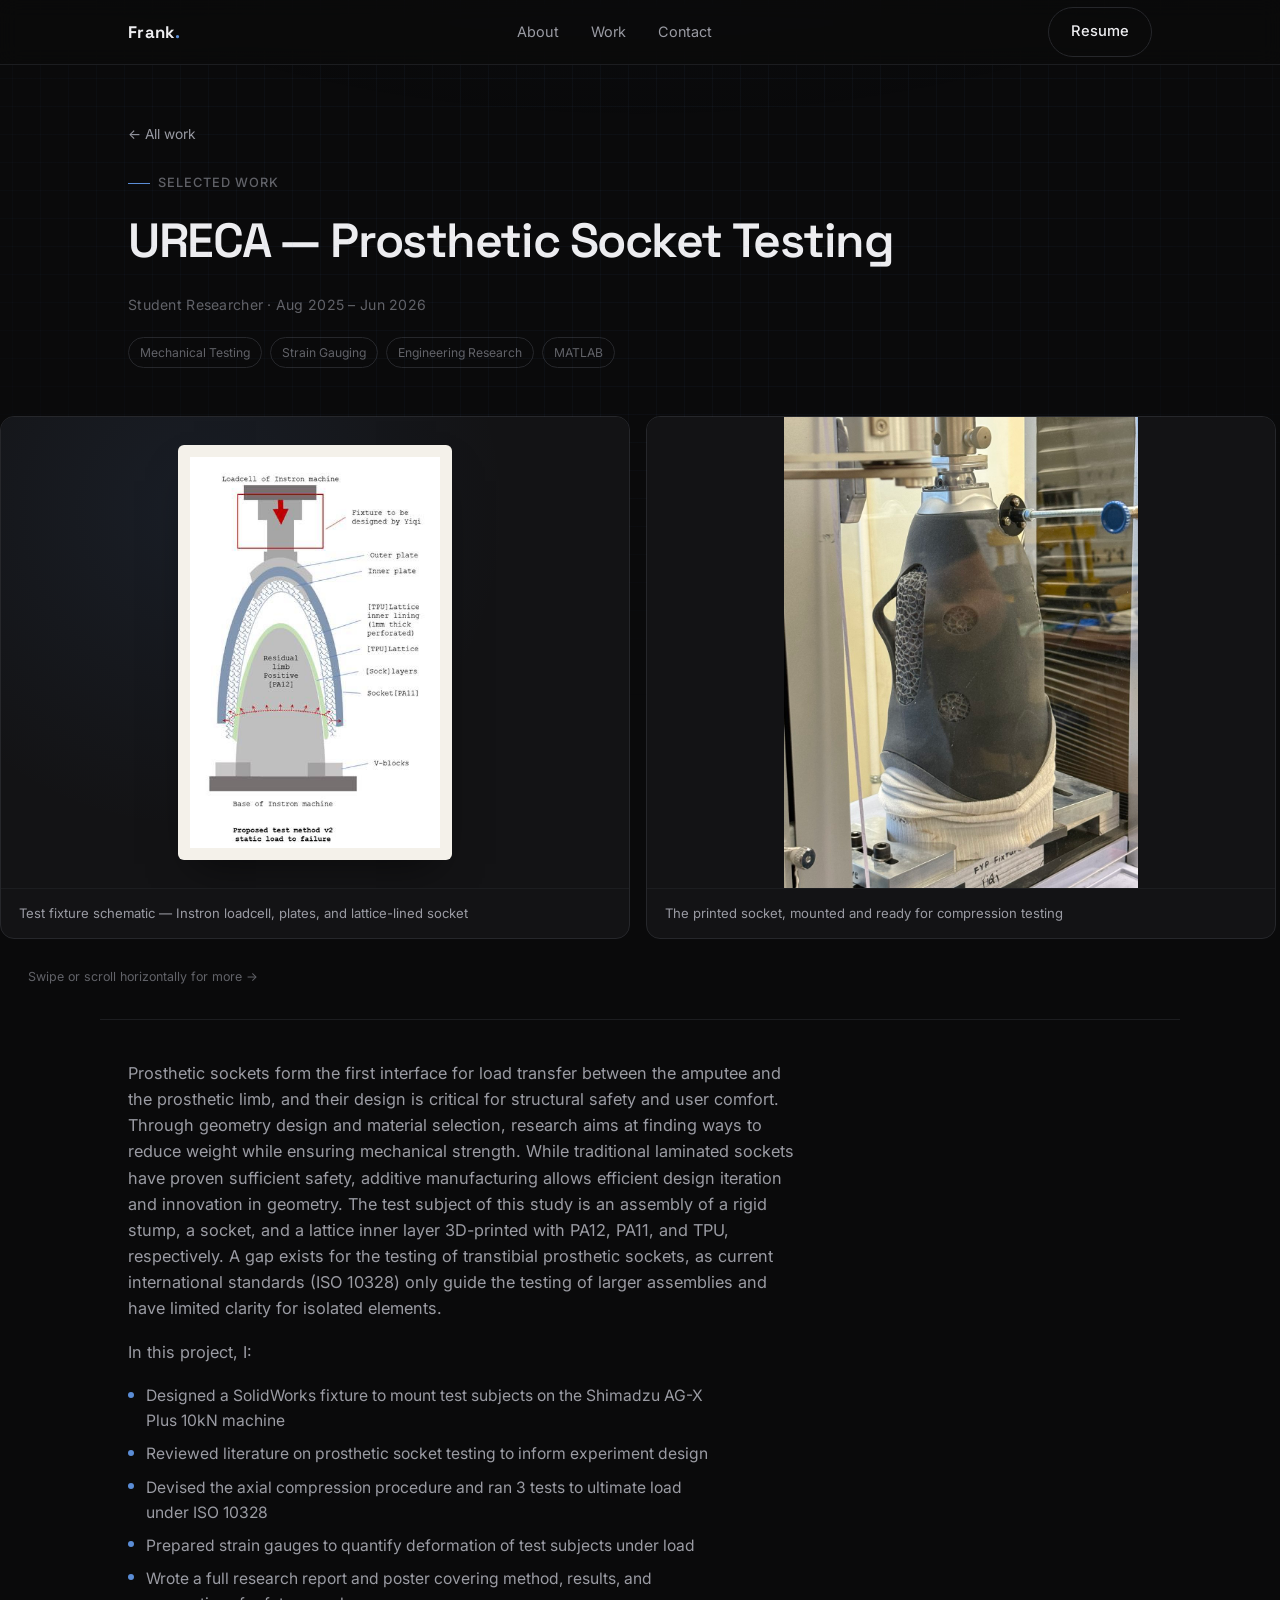
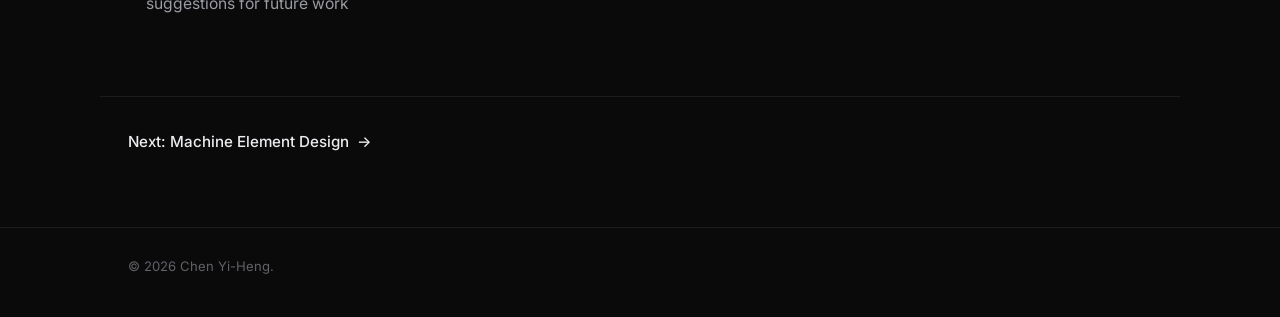
<file: work/ureca.html>
<!DOCTYPE html>
<html lang="en">
<head>
<meta charset="UTF-8">
<meta name="viewport" content="width=device-width, initial-scale=1.0">
<title>Chen Yi-Heng — URECA</title>
<meta name="description" content="URECA research project: structural testing of 3D-printed transtibial prosthetic sockets under ISO 10328.">
<link rel="icon" type="image/svg+xml" href="../assets/img/favicon.svg">
<link rel="preconnect" href="https://fonts.googleapis.com">
<link rel="preconnect" href="https://fonts.gstatic.com" crossorigin>
<link href="https://fonts.googleapis.com/css2?family=Space+Grotesk:wght@400;500;600;700&family=Inter:wght@400;500;600&display=swap" rel="stylesheet">
<link rel="stylesheet" href="../assets/css/style.css">
</head>
<body>

<div class="bg-layer">
  <div class="grain"></div>
  <div class="spotlight"></div>
</div>
<div class="custom-cursor" id="customCursor"></div>

<header class="site-header">
  <div class="wrap header-inner">
    <a class="logo" href="../index.html">Frank<span class="logo-dot">.</span></a>
    <nav class="nav">
      <a href="../index.html#about">About</a>
      <a href="../index.html#work">Work</a>
      <a href="../index.html#contact">Contact</a>
    </nav>
    <a class="btn btn-ghost nav-cta" href="../assets/files/Chen-YiHeng-Resume.pdf" target="_blank" rel="noopener">Resume</a>
  </div>
</header>

<main>

  <section class="detail-hero wrap">
    <a class="back-link" href="../index.html#work">← All work</a>
    <p class="section-label">Selected Work</p>
    <h1>URECA — Prosthetic Socket Testing</h1>
    <span class="project-meta">Student Researcher · Aug 2025 – Jun 2026</span>
    <div class="project-tags">
      <span>Mechanical Testing</span><span>Strain Gauging</span><span>Engineering Research</span><span>MATLAB</span>
    </div>
  </section>

  <section class="gallery-section">
    <div class="gallery">
      <figure class="gallery-item is-diagram">
        <div class="gallery-media"><img src="../assets/img/ureca-1-diagram.jpeg" alt="Diagram of the prosthetic socket compression test fixture" loading="lazy"></div>
        <figcaption class="gallery-caption">Test fixture schematic — Instron loadcell, plates, and lattice-lined socket</figcaption>
      </figure>
      <figure class="gallery-item is-portrait">
        <div class="gallery-media"><img src="../assets/img/ureca-2-photo.jpg" alt="The 3D-printed prosthetic socket mounted in the Instron test fixture" loading="lazy"></div>
        <figcaption class="gallery-caption">The printed socket, mounted and ready for compression testing</figcaption>
      </figure>
      <figure class="gallery-item is-diagram">
        <div class="gallery-media"><img src="../assets/img/ureca-3-graph.png" alt="Combined force-displacement graph from three compression tests" loading="lazy"></div>
        <figcaption class="gallery-caption">Force–displacement results across three compression tests to failure</figcaption>
      </figure>
      <figure class="gallery-item is-diagram">
        <div class="gallery-media"><img src="../assets/img/ureca-poster.png" alt="URECA research poster on safety and durability of a novel 3D-printed socket" loading="lazy"></div>
        <figcaption class="gallery-caption">Research poster — full write-up of method, results, and conclusions</figcaption>
      </figure>
      <figure class="gallery-item is-diagram">
        <div class="gallery-media"><img src="../assets/img/ureca-5-cert.jpg" alt="NTU URECA certificate awarded to Chen Yi-Heng with Merit" loading="lazy"></div>
        <figcaption class="gallery-caption">Awarded with Merit — NTU President's Research Scholar, URECA 2025–2026</figcaption>
      </figure>
    </div>
  </section>
  <p class="gallery-hint">Swipe or scroll horizontally for more →</p>

  <section class="detail-body wrap">
    <p>
      Prosthetic sockets form the first interface for load transfer between the amputee
      and the prosthetic limb, and their design is critical for structural safety and user
      comfort. Through geometry design and material selection, research aims at finding
      ways to reduce weight while ensuring mechanical strength. While traditional laminated
      sockets have proven sufficient safety, additive manufacturing allows efficient design
      iteration and innovation in geometry. The test subject of this study is an assembly
      of a rigid stump, a socket, and a lattice inner layer 3D-printed with PA12, PA11, and
      TPU, respectively. A gap exists for the testing of transtibial prosthetic sockets, as
      current international standards (ISO 10328) only guide the testing of larger
      assemblies and have limited clarity for isolated elements.
    </p>
    <p>In this project, I:</p>
    <ul class="project-points">
      <li>Designed a SolidWorks fixture to mount test subjects on the Shimadzu AG-X Plus 10kN machine</li>
      <li>Reviewed literature on prosthetic socket testing to inform experiment design</li>
      <li>Devised the axial compression procedure and ran 3 tests to ultimate load under ISO 10328</li>
      <li>Prepared strain gauges to quantify deformation of test subjects under load</li>
      <li>Wrote a full research report and poster covering method, results, and suggestions for future work</li>
    </ul>
  </section>

  <nav class="detail-nav wrap">
    <a href="machine-element-design.html">Next: Machine Element Design <span class="arrow">→</span></a>
  </nav>

</main>

<footer class="site-footer">
  <div class="wrap footer-inner">
    <p>&copy; 2026 Chen Yi-Heng.</p>
  </div>
</footer>

<script src="../assets/js/main.js"></script>
</body>
</html>
</file>
<file: assets/css/style.css>
/* ---------------------------------------------------
   Tokens
--------------------------------------------------- */
:root{
  --bg: #0a0a0b;
  --bg-alt: #131315;
  --surface: #17181b;
  --surface-hover: #1d1e22;
  --border: #26272b;
  --border-soft: #1c1d20;

  --text: #ededf0;
  --text-muted: #9a9ba3;
  --text-faint: #616268;

  --accent: #5b8dd6;
  --accent-bright: #78a5e8;
  --on-accent: #f5f8fd;
  --accent-soft: rgba(91, 141, 214, 0.12);
  --accent-line: rgba(91, 141, 214, 0.35);

  --font-head: "Space Grotesk", "Inter", system-ui, sans-serif;
  --font-body: "Inter", system-ui, -apple-system, sans-serif;

  --wrap: 1080px;
  --radius: 14px;
}

/* ---------------------------------------------------
   Reset
--------------------------------------------------- */
*, *::before, *::after{ box-sizing: border-box; }
/* No CSS scroll-behavior: smooth here — it fights the JS-driven snap in
   main.js (both would try to animate the scroll position at once). Anchor
   links and the magnetic Work-section snap are both handled in JS instead,
   via scrollIntoView, so there's a single source of scroll animation. */
body{
  margin: 0;
  background: var(--bg);
  color: var(--text);
  font-family: var(--font-body);
  font-size: 16px;
  line-height: 1.6;
  -webkit-font-smoothing: antialiased;
}
img{ max-width: 100%; display: block; }
a{ color: inherit; text-decoration: none; }
h1, h2, h3, h4{ font-family: var(--font-head); margin: 0; font-weight: 600; }
p{ margin: 0; }
ul{ margin: 0; padding: 0; list-style: none; }

.wrap{
  max-width: var(--wrap);
  margin: 0 auto;
  padding: 0 28px;
}

.text-muted{ color: var(--text-muted); font-weight: 400; }

/* Background layer: grid + spotlight glow, isolated into their own
   stacking context so nothing they do (blend modes, opacity, transforms)
   can ever paint above real page content. Every box/panel is opaque and
   comes later in the DOM, so it always covers this layer completely. */
.bg-layer{
  position: fixed;
  inset: 0;
  z-index: 0;
  isolation: isolate;
  pointer-events: none;
}

.grain{
  position: fixed;
  inset: -10vh -10vw;
  pointer-events: none;
  will-change: transform;
  background:
    repeating-linear-gradient(to right, rgba(91,141,214,0.045) 0, rgba(91,141,214,0.045) 1px, transparent 1px, transparent 28px),
    repeating-linear-gradient(to bottom, rgba(91,141,214,0.045) 0, rgba(91,141,214,0.045) 1px, transparent 1px, transparent 28px),
    radial-gradient(ellipse 80% 50% at 50% -10%, rgba(91,141,214,0.05), transparent 60%),
    radial-gradient(ellipse 60% 40% at 100% 100%, rgba(91,141,214,0.035), transparent 60%);
  mask-image: radial-gradient(ellipse 70% 60% at 50% 20%, #000 40%, transparent 92%);
  -webkit-mask-image: radial-gradient(ellipse 70% 60% at 50% 20%, #000 40%, transparent 92%);
}

/* soft light that follows the pointer, illuminating the grid beneath it.
   Wrapped with .grain in an isolated, z-index:0 background layer (see
   .bg-layer) so plain alpha compositing — not a blend mode — decides what
   shows through: any opaque box painted after it in the DOM simply covers
   it, no exceptions. */
.spotlight{
  position: fixed;
  inset: 0;
  pointer-events: none;
  opacity: 0;
  transition: opacity 0.4s ease;
  background: radial-gradient(
    circle 150px at var(--sx, 50%) var(--sy, 30%),
    rgba(133, 176, 234, 0.14),
    rgba(133, 176, 234, 0.05) 45%,
    transparent 72%
  );
}
.spotlight.is-active{ opacity: 1; }

/* ---------------------------------------------------
   Header
--------------------------------------------------- */
.site-header{
  position: sticky;
  top: 0;
  z-index: 50;
  backdrop-filter: blur(10px);
  background: rgba(10, 10, 11, 0.7);
  border-bottom: 1px solid var(--border-soft);
  transition: background 0.2s ease;
}
.site-header.is-scrolled{
  background: rgba(10, 10, 11, 0.92);
}
.header-inner{
  display: flex;
  align-items: center;
  justify-content: space-between;
  height: 64px;
}
.logo{
  font-family: var(--font-head);
  font-weight: 700;
  font-size: 1.05rem;
  letter-spacing: 0.02em;
  transition: opacity 0.15s ease;
}
.logo:hover{ opacity: 0.8; }
.logo:active{ opacity: 0.6; }
.logo-dot{ color: var(--accent); }

.nav{
  display: flex;
  gap: 32px;
}
.nav a{
  font-size: 0.9rem;
  color: var(--text-muted);
  transition: color 0.15s ease;
}
.nav a:hover{ color: var(--text); }
.nav a:active{ opacity: 0.6; }

.nav-cta{ font-size: 0.85rem; padding: 8px 16px; }

/* ---------------------------------------------------
   Buttons
--------------------------------------------------- */
.btn{
  display: inline-flex;
  align-items: center;
  justify-content: center;
  padding: 12px 22px;
  border-radius: 999px;
  font-size: 0.92rem;
  font-weight: 500;
  border: 1px solid transparent;
  transition: all 0.18s ease;
  white-space: nowrap;
}
.btn-primary{
  background: var(--accent);
  color: var(--on-accent);
}
.btn-primary:hover{
  background: var(--accent-bright);
  transform: translateY(-1px);
}
.btn-ghost{
  border-color: var(--border);
  color: var(--text);
}
.btn-ghost:hover{
  border-color: var(--accent-line);
  background: var(--accent-soft);
}
/* Feedback fires the instant the button is pressed, not on release —
   overrides the hover lift so pressing reads as pressing down, not up. */
.btn:active{
  transform: scale(0.96);
  transition: transform 100ms ease-out;
}

/* ---------------------------------------------------
   Hero
--------------------------------------------------- */
.hero{
  position: relative;
  z-index: 1;
  min-height: 100svh;
  min-height: 100vh;
  display: grid;
  grid-template-columns: 1.15fr 0.85fr;
  gap: 56px;
  align-items: center;
  padding: 96px 28px 120px;
}

.scroll-cue{
  position: absolute;
  left: 50%;
  bottom: 36px;
  transform: translateX(-50%);
  width: 26px;
  height: 42px;
  border: 1.5px solid var(--border);
  border-radius: 999px;
  display: flex;
  justify-content: center;
  padding-top: 8px;
  transition: border-color 0.2s ease, transform 100ms ease-out;
}
.scroll-cue:hover{ border-color: var(--accent-line); }
.scroll-cue:active{ transform: translateX(-50%) scale(0.9); }
.scroll-cue span{
  width: 4px;
  height: 8px;
  border-radius: 999px;
  background: var(--accent);
  animation: scroll-cue-drop 1.8s ease-in-out infinite;
}
@keyframes scroll-cue-drop{
  0%{ transform: translateY(0); opacity: 1; }
  70%{ transform: translateY(14px); opacity: 0; }
  71%{ transform: translateY(0); opacity: 0; }
  100%{ transform: translateY(0); opacity: 1; }
}
@media (max-width: 640px){
  .scroll-cue{ display: none; }
}
.eyebrow{
  font-size: 0.8rem;
  letter-spacing: 0.08em;
  text-transform: uppercase;
  color: var(--accent);
  margin-bottom: 18px;
  font-weight: 500;
}
.eyebrow::before, .section-label::before{
  content: "";
  display: inline-block;
  width: 0;
  height: 1px;
  margin-right: 0;
  background: var(--accent);
  vertical-align: middle;
  transition: width 0.7s cubic-bezier(0.16, 1, 0.3, 1), margin-right 0.7s cubic-bezier(0.16, 1, 0.3, 1);
}
.eyebrow.is-visible::before, .section-label.is-visible::before{
  width: 22px;
  margin-right: 8px;
}
.hero-text h1{
  font-size: clamp(2.4rem, 5vw, 3.6rem);
  line-height: 1.08;
  /* Tracking tightens as text gets larger — the same -0.01em that suits a
     small heading reads too loose at display size. */
  letter-spacing: -0.03em;
  margin-bottom: 22px;
}
.hero-lede{
  color: var(--text-muted);
  font-size: 1.08rem;
  max-width: 46ch;
  margin-bottom: 34px;
}
.hero-actions{
  display: flex;
  gap: 14px;
  flex-wrap: wrap;
}

.hero-media{
  position: relative;
  justify-self: center;
}
.hero-frame{
  width: min(320px, 60vw);
  aspect-ratio: 4 / 5;
  border-radius: var(--radius);
  overflow: hidden;
  border: 1px solid var(--border);
  background: var(--surface);
  box-shadow: 0 30px 60px -20px rgba(0,0,0,0.6);
}
.hero-frame img{
  width: 100%;
  height: 100%;
  object-fit: cover;
  filter: grayscale(15%) contrast(1.04);
}
.hero-tag{
  position: absolute;
  bottom: -16px;
  left: -16px;
  background: var(--surface);
  border: 1px solid var(--border);
  padding: 8px 16px;
  border-radius: 999px;
  font-size: 0.78rem;
  color: var(--text-muted);
  letter-spacing: 0.03em;
}

/* ---------------------------------------------------
   Sections (shared)
--------------------------------------------------- */
.section{
  position: relative;
  z-index: 1;
  padding: 88px 0;
  border-top: 1px solid var(--border-soft);
}
.section-label{
  font-size: 0.8rem;
  letter-spacing: 0.08em;
  text-transform: uppercase;
  color: var(--text-faint);
  margin-bottom: 14px;
  font-weight: 500;
}
.section-title{
  font-size: clamp(1.6rem, 3vw, 2.1rem);
  letter-spacing: -0.015em;
  margin-bottom: 44px;
}

/* ---------------------------------------------------
   About
--------------------------------------------------- */
.about-grid{
  display: grid;
  grid-template-columns: 1.4fr 1fr;
  gap: 60px;
  margin-bottom: 48px;
}
.about-copy p{
  color: var(--text-muted);
  margin-bottom: 18px;
  font-size: 1.02rem;
}
.about-copy p:last-child{ margin-bottom: 0; }

.about-facts{
  display: grid;
  grid-template-columns: 1fr 1fr;
  gap: 1px;
  background: var(--border-soft);
  border: 1px solid var(--border-soft);
  border-radius: var(--radius);
  overflow: hidden;
  align-content: start;
  align-self: start;
}
.fact{
  background: var(--bg);
  padding: 22px 20px;
  display: flex;
  flex-direction: column;
  gap: 6px;
}
.fact-value{
  font-family: var(--font-head);
  font-size: 1.7rem;
  font-weight: 700;
  color: var(--accent);
}
.fact-unit{
  font-size: 1rem;
  color: var(--text-muted);
  font-weight: 500;
}
.fact-label{
  font-size: 0.82rem;
  color: var(--text-muted);
}

.skills{
  display: flex;
  flex-wrap: wrap;
  gap: 10px;
}
.skill-tag{
  font-size: 0.82rem;
  color: var(--text-muted);
  border: 1px solid var(--border);
  padding: 7px 14px;
  border-radius: 999px;
  background: var(--surface);
}

/* ---------------------------------------------------
   Project meta / tags / points
   Shared primitives used by both the homepage scene cards (.scene-text
   .project-meta etc.) and the subpage detail-hero/detail-body sections —
   not tied to any one layout, so they live outside both.
--------------------------------------------------- */
.project-meta{
  font-size: 0.8rem;
  color: var(--text-faint);
  letter-spacing: 0.02em;
}
.project-points{
  display: flex;
  flex-direction: column;
  gap: 8px;
}
.project-points li{
  position: relative;
  padding-left: 18px;
  font-size: 0.9rem;
  color: var(--text-muted);
}
.project-points li::before{
  content: "";
  position: absolute;
  left: 0;
  top: 0.55em;
  width: 6px;
  height: 6px;
  border-radius: 50%;
  background: var(--accent);
}
.project-tags{
  display: flex;
  flex-wrap: wrap;
  gap: 8px;
  margin-top: 4px;
}
.project-tags span{
  font-size: 0.76rem;
  color: var(--text-faint);
  border: 1px solid var(--border);
  padding: 5px 11px;
  border-radius: 999px;
}

/* ---------------------------------------------------
   Work scenes (homepage) + Contact
   Each project gets its own full-height "beat" as you scroll, but the
   image itself stays contained in a normal, bordered panel — same width
   and edge-margin as every other element on the site (via .wrap) — so
   sizing stays consistent and predictable regardless of the source
   image's aspect ratio, instead of an edge-to-edge crop that varies.
--------------------------------------------------- */
.work-intro{
  padding-bottom: 40px;
}

.scenes{
  display: flex;
  flex-direction: column;
}

.scene{
  position: relative;
  min-height: min(100svh, 760px);
  min-height: min(100vh, 760px);
  display: flex;
  align-items: center;
  border-top: 1px solid var(--border-soft);
}

.scene-row{
  position: relative;
  z-index: 1;
  display: grid;
  grid-template-columns: 1.05fr 1fr;
  gap: 64px;
  align-items: center;
  padding-top: 64px;
  padding-bottom: 64px;
  pointer-events: none;
}
.scene-row-reverse{ direction: rtl; }
.scene-row-reverse > *{ direction: ltr; }

.scene-media{
  position: relative;
  aspect-ratio: 4 / 3;
  border-radius: var(--radius);
  overflow: hidden;
  border: 1px solid var(--border);
  background: var(--bg-alt);
  box-shadow: 0 30px 60px -24px rgba(0,0,0,0.55);
}
.scene-media img{
  width: 100%;
  height: 100%;
  object-fit: cover;
  will-change: transform;
}
.scene-media.is-diagram{
  display: flex;
  align-items: center;
  justify-content: center;
  padding: 32px;
  background:
    radial-gradient(circle at 30% 20%, rgba(91,141,214,0.09), transparent 55%),
    var(--bg-alt);
}
.scene-media.is-diagram img{
  width: auto;
  height: auto;
  max-width: 100%;
  max-height: 100%;
  object-fit: contain;
  border-radius: 6px;
  background: #f4f1ea;
  padding: 12px;
  box-shadow: 0 20px 40px -16px rgba(0,0,0,0.5);
}

.scene-text{
  display: flex;
  flex-direction: column;
  gap: 14px;
}
.scene-index{
  font-family: var(--font-head);
  font-size: 0.8rem;
  letter-spacing: 0.08em;
  color: var(--accent);
}
.scene-index-row{
  display: flex;
  align-items: center;
  gap: 12px;
}
.current-badge{
  display: inline-flex;
  align-items: center;
  gap: 6px;
  font-size: 0.72rem;
  font-weight: 600;
  letter-spacing: 0.04em;
  text-transform: uppercase;
  color: var(--accent-bright);
  border: 1px solid var(--accent-line);
  background: var(--accent-soft);
  padding: 4px 10px;
  border-radius: 999px;
}
.current-badge::before{
  content: "";
  width: 6px;
  height: 6px;
  border-radius: 50%;
  background: var(--accent-bright);
}
.scene-title{
  font-size: clamp(1.7rem, 3.4vw, 2.4rem);
  line-height: 1.08;
  letter-spacing: -0.02em;
}
.scene-text .project-meta{
  font-size: 0.85rem;
}
.scene-hook{
  font-size: 1.05rem;
  line-height: 1.55;
  color: var(--text);
  max-width: 48ch;
  margin: 4px 0 2px;
}
.scene-text .project-tags{ margin-top: 2px; }

/* The button is the only clickable part of a Work card — not the whole
   card — so hovering/scrolling past the rest of the blurb can never leave
   the custom cursor stuck in its "hovering a link" state. */
.scene-cta{
  display: inline-flex;
  align-items: center;
  gap: 8px;
  align-self: flex-start;
  margin-top: 10px;
  padding: 10px 20px;
  border-radius: 999px;
  border: 1px solid var(--border);
  background: var(--surface);
  font-size: 0.88rem;
  font-weight: 500;
  color: var(--text);
  /* .scene-row sets pointer-events:none so the rest of the card is
     click-through; this is the one child that opts back in. */
  pointer-events: auto;
  transition: border-color 0.2s ease, background 0.2s ease, transform 100ms ease-out;
}
.scene-cta:hover{
  border-color: var(--accent-line);
  background: var(--accent-soft);
}
.scene-cta:hover .arrow{ transform: translateX(3px); }
.scene-cta:active{ transform: scale(0.96); }
.scene-cta .arrow{ display: inline-block; transition: transform 0.2s ease; }

/* Unlike the project cards, Contact has no image to fill a forced-tall
   section with — the generic .scene min-height (up to 760px) left large
   dead space above/below its short content at every width from ~640px up
   through desktop, most obviously where the content column narrows but
   the box stays 760px tall. Contact just sizes to its own content instead. */
.scene-contact{
  min-height: auto;
  padding: 88px 0;
  align-items: center;
  justify-content: center;
  border-top: 1px solid var(--border-soft);
}
.scene-contact .scene-content{
  display: flex;
  flex-direction: column;
  align-items: flex-start;
  width: 100%;
}

@media (max-width: 860px){
  .scene-row{
    grid-template-columns: 1fr;
    padding-top: 48px;
    padding-bottom: 48px;
    gap: 28px;
  }
  .scene-row-reverse{ direction: ltr; }
}
@media (max-width: 640px){
  .scene{ min-height: auto; }
  .scene-media{ aspect-ratio: 4 / 3; }
}

/* ---------------------------------------------------
   Contact
--------------------------------------------------- */
.contact-lede{
  color: var(--text-muted);
  max-width: 50ch;
  margin-bottom: 36px;
  font-size: 1.02rem;
}
.contact-links{
  display: grid;
  grid-template-columns: repeat(2, 1fr);
  gap: 1px;
  background: var(--border-soft);
  border: 1px solid var(--border-soft);
  border-radius: var(--radius);
  overflow: hidden;
}
.contact-link{
  background: var(--bg);
  padding: 28px 24px;
  display: flex;
  flex-direction: column;
  gap: 8px;
  transition: background 0.2s ease, transform 100ms ease-out;
}
.contact-link:hover{ background: var(--surface); }
.contact-link:active{ background: var(--surface-hover); transform: scale(0.98); }
.contact-label{
  font-size: 0.76rem;
  text-transform: uppercase;
  letter-spacing: 0.06em;
  color: var(--text-faint);
}
.contact-value{
  font-size: 1rem;
  color: var(--text);
  font-weight: 500;
  overflow-wrap: break-word;
  word-break: break-word;
}

/* ---------------------------------------------------
   Project detail pages
--------------------------------------------------- */
.back-link{
  display: inline-flex;
  align-items: center;
  gap: 6px;
  font-size: 0.86rem;
  color: var(--text-muted);
  margin-bottom: 28px;
  transition: color 0.15s ease;
}
.back-link:hover{ color: var(--accent); }
.back-link:active{ opacity: 0.6; }

.detail-hero{
  padding-top: 56px;
  padding-bottom: 48px;
}
.detail-hero .section-label{ margin-bottom: 10px; }
.detail-hero h1{
  font-size: clamp(2rem, 4.4vw, 3rem);
  letter-spacing: -0.03em;
  margin-bottom: 14px;
}
.detail-hero .project-meta{
  font-size: 0.88rem;
  display: block;
  margin-bottom: 20px;
}
.detail-hero .project-tags{ margin-top: 4px; }

.gallery-section{
  padding: 0 0 8px;
}
.gallery{
  display: flex;
  overflow-x: auto;
  scroll-snap-type: x proximity;
  gap: 16px;
  padding: 0 28px 20px;
  scrollbar-width: thin;
  scrollbar-color: var(--border) transparent;
  -webkit-overflow-scrolling: touch;
}
.gallery::-webkit-scrollbar{ height: 8px; }
.gallery::-webkit-scrollbar-track{ background: transparent; }
.gallery::-webkit-scrollbar-thumb{ background: var(--border); border-radius: 999px; }

.gallery-item{
  flex: 0 0 auto;
  width: min(720px, 82vw, 70vh);
  scroll-snap-align: start;
  margin: 0;
  border: 1px solid var(--border);
  border-radius: var(--radius);
  overflow: hidden;
  background: var(--bg-alt);
  display: flex;
  flex-direction: column;
}
.gallery-item .gallery-media{
  position: relative;
  aspect-ratio: 4 / 3;
  overflow: hidden;
  display: flex;
  align-items: center;
  justify-content: center;
  background: var(--bg-alt);
}
.gallery-item.is-diagram .gallery-media{
  background:
    radial-gradient(circle at 30% 20%, rgba(91,141,214,0.09), transparent 55%),
    var(--bg-alt);
  padding: 28px;
}
.gallery-item img, .gallery-item video{
  width: 100%;
  height: 100%;
  object-fit: cover;
}
.gallery-item.is-diagram img{
  width: auto;
  height: auto;
  max-width: 100%;
  max-height: 100%;
  object-fit: contain;
  border-radius: 6px;
  background: #f4f1ea;
  padding: 12px;
  box-shadow: 0 20px 40px -16px rgba(0,0,0,0.5);
}
/* Portrait photos: cover would crop the top/bottom off a tall shot, so
   scale it down to fit the 4:3 frame in full instead of cropping it. */
.gallery-item.is-portrait img{
  width: auto;
  height: auto;
  max-width: 100%;
  max-height: 100%;
  object-fit: contain;
}
/* Video: its aspect ratio rarely matches the 4:3 frame either, and cover
   was cropping the top and bottom off — scale it down to fit in full. */
.gallery-item.is-video video{
  width: auto;
  height: auto;
  max-width: 100%;
  max-height: 100%;
  object-fit: contain;
}
.gallery-caption{
  padding: 14px 18px;
  font-size: 0.82rem;
  color: var(--text-muted);
  border-top: 1px solid var(--border-soft);
}

.gallery-hint{
  padding: 0 28px;
  font-size: 0.78rem;
  color: var(--text-faint);
  margin-bottom: 32px;
}

.detail-body{
  padding-top: 40px;
  padding-bottom: 24px;
  border-top: 1px solid var(--border-soft);
}
.detail-body p{
  color: var(--text-muted);
  font-size: 1.02rem;
  margin-bottom: 18px;
  max-width: 68ch;
}
.detail-body .project-points{
  max-width: 60ch;
  margin: 8px 0 32px;
}
.detail-body .project-points li{
  font-size: 0.98rem;
}

.detail-placeholder{
  border: 1px dashed var(--border);
  border-radius: var(--radius);
  padding: 32px;
  color: var(--text-faint);
  font-size: 0.9rem;
  max-width: 60ch;
  margin-bottom: 32px;
}

.detail-nav{
  padding-top: 32px;
  padding-bottom: 72px;
  border-top: 1px solid var(--border-soft);
  margin-top: 24px;
}
.detail-nav a{
  display: inline-flex;
  align-items: center;
  gap: 8px;
  font-size: 0.95rem;
  color: var(--text);
  font-weight: 500;
}
.detail-nav a:hover{ color: var(--accent); }
.detail-nav a:active{ opacity: 0.6; }
.detail-nav .arrow{ transition: transform 0.2s ease; }
.detail-nav a:hover .arrow{ transform: translateX(3px); }

@media (max-width: 640px){
  .gallery-item{ width: 88vw; }
  .detail-hero{ padding: 40px 20px 36px; }
}

/* ---------------------------------------------------
   Footer
--------------------------------------------------- */
.site-footer{
  border-top: 1px solid var(--border-soft);
  padding: 28px 0 40px;
}
.footer-inner{
  display: flex;
  justify-content: space-between;
  flex-wrap: wrap;
  gap: 8px;
  font-size: 0.82rem;
  color: var(--text-faint);
}

/* ---------------------------------------------------
   Custom cursor
--------------------------------------------------- */
.custom-cursor{
  --cx: -100px;
  --cy: -100px;
  position: fixed;
  top: 0;
  left: 0;
  width: 18px;
  height: 18px;
  margin: -9px 0 0 -9px;
  border-radius: 50%;
  border: 1.5px solid var(--accent);
  pointer-events: none;
  z-index: 9999;
  opacity: 0;
  /* position tracks the pointer 1:1 with no easing — only size/opacity
     transition, so the ring never visibly lags behind the real cursor */
  transform: translate(var(--cx), var(--cy));
  transition: opacity 0.25s ease, width 0.18s ease, height 0.18s ease, margin 0.18s ease, background 0.2s ease, border-color 0.2s ease;
}
.custom-cursor.is-active{ opacity: 1; }
.custom-cursor.is-hover{
  width: 32px;
  height: 32px;
  margin: -16px 0 0 -16px;
  background: var(--accent-soft);
}
.custom-cursor.is-down{
  width: 14px;
  height: 14px;
  margin: -7px 0 0 -7px;
}

html.has-custom-cursor, html.has-custom-cursor body,
html.has-custom-cursor a, html.has-custom-cursor button{
  cursor: none;
}

/* ---------------------------------------------------
   Responsive
--------------------------------------------------- */
@media (max-width: 860px){
  .hero{
    grid-template-columns: 1fr;
    padding-top: 64px;
    text-align: left;
  }
  .hero-media{ justify-self: start; order: -1; margin-bottom: 8px; }
  .hero-frame{ width: min(240px, 50vw); }

  .about-grid{ grid-template-columns: 1fr; gap: 32px; }
  .about-facts{ grid-template-columns: 1fr 1fr; }

  .contact-links{ grid-template-columns: 1fr; }

  .nav{ display: none; }
}

@media (max-width: 520px){
  .header-inner{ height: 58px; }
  .hero{ padding: 48px 20px 80px; }
  /* Longhand only — this element is often also .hero/.scene-row/.detail-hero,
     which set their own vertical padding at this breakpoint. A shorthand
     `padding: 0 20px` here would win the cascade (later in the file, same
     specificity) and silently zero out their top/bottom padding. */
  .wrap{ padding-left: 20px; padding-right: 20px; }
  .about-facts{ grid-template-columns: 1fr 1fr; }
}

/* ---------------------------------------------------
   Reduced motion
   A gentler equivalent, not nothing: the parallax, spotlight, grid drift,
   magnetic scroll-snap, and slide-up reveals are all gated off in main.js.
   What's left here is the pure-CSS looping/animated bits those JS checks
   can't reach directly.
--------------------------------------------------- */
@media (prefers-reduced-motion: reduce){
  .scroll-cue span{ animation: none; opacity: 1; }
  .eyebrow::before, .section-label::before{ transition: none; }
}

/* The header is the only translucent/blurred surface on the site — make it
   frostier/solid and drop the blur instead of just disabling it outright. */
@media (prefers-reduced-transparency: reduce){
  .site-header{
    backdrop-filter: none;
    background: var(--bg);
  }
  .site-header.is-scrolled{ background: var(--bg); }
}

/* Boost the token values everything else already reads from, rather than
   rewriting every bordered surface individually: hairline borders and
   faint/muted text are the two things this theme relies on most, and both
   are already routed through these custom properties everywhere. */
@media (prefers-contrast: more){
  :root{
    --border: #4a4c54;
    --border-soft: #34363c;
    --text-muted: #c8c9ce;
    --text-faint: #a3a4ab;
  }
  .site-header{ border-bottom-width: 1.5px; }
}
</file>
